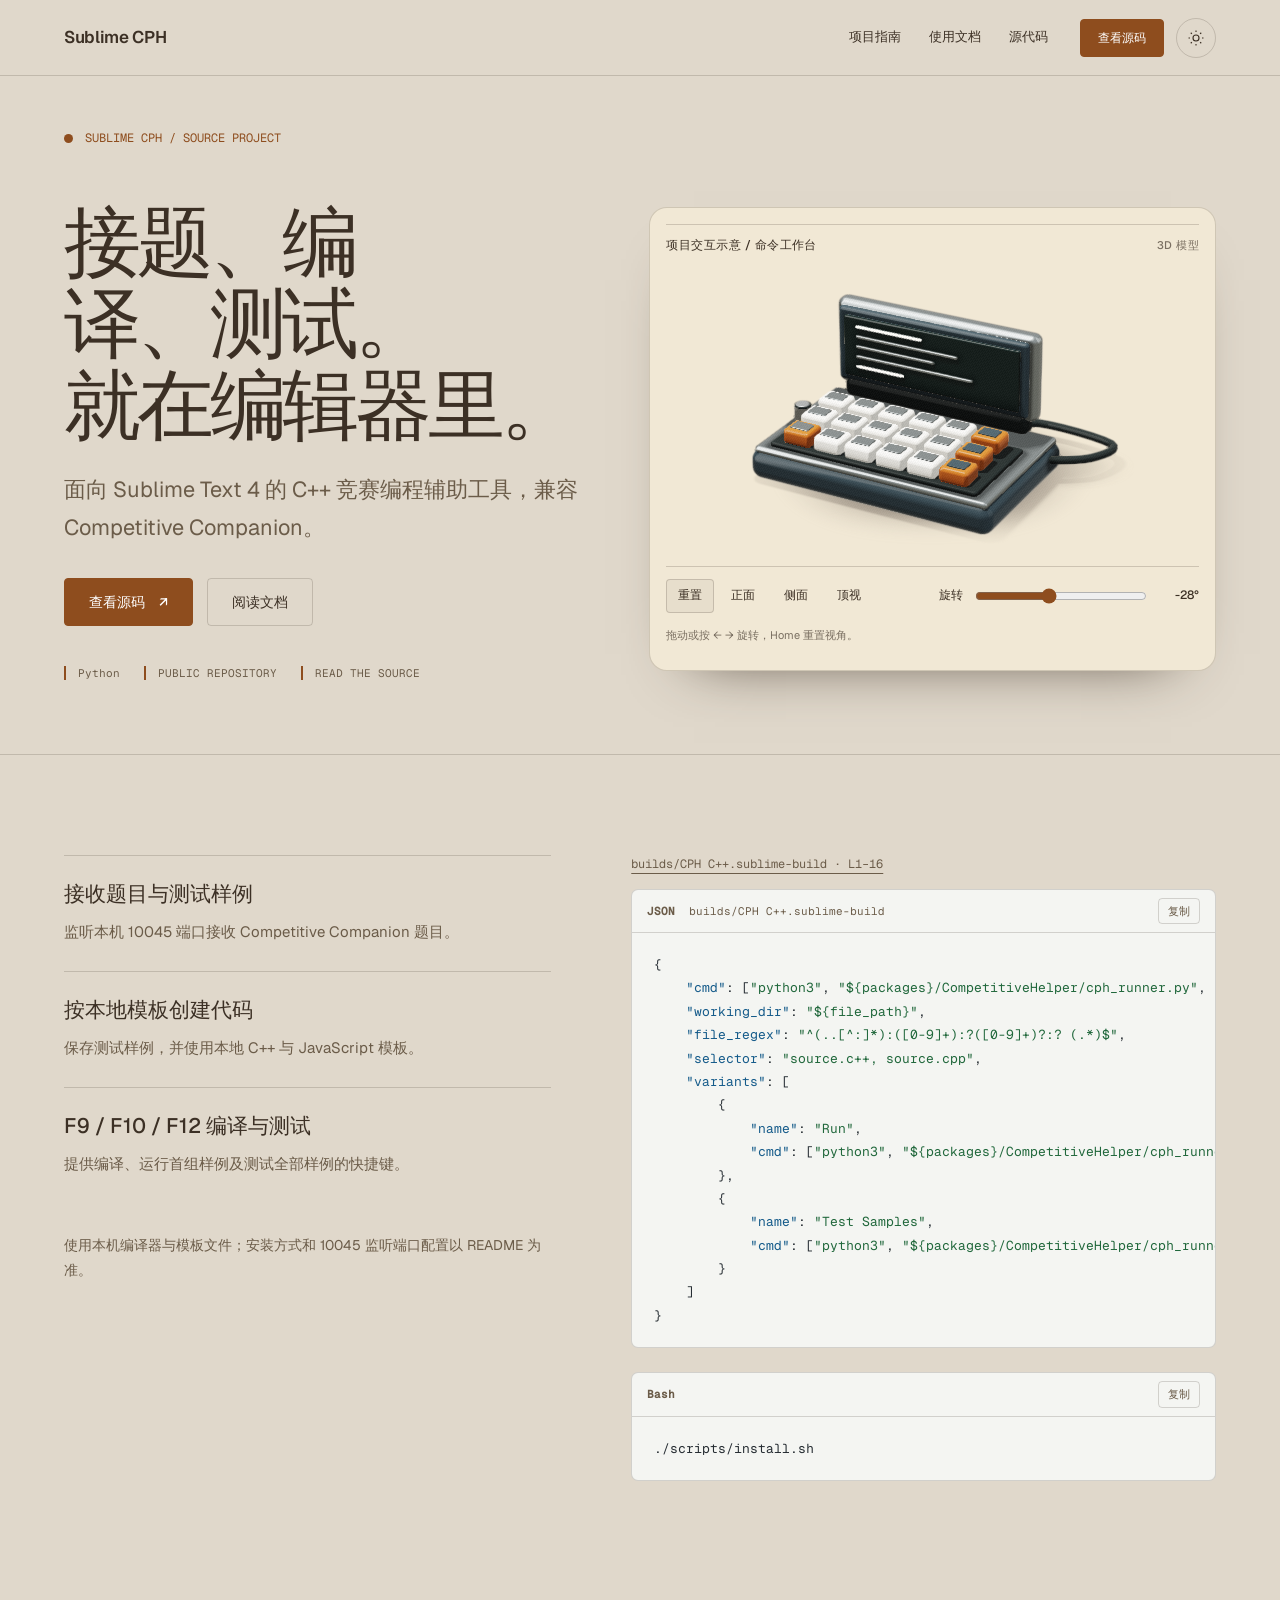
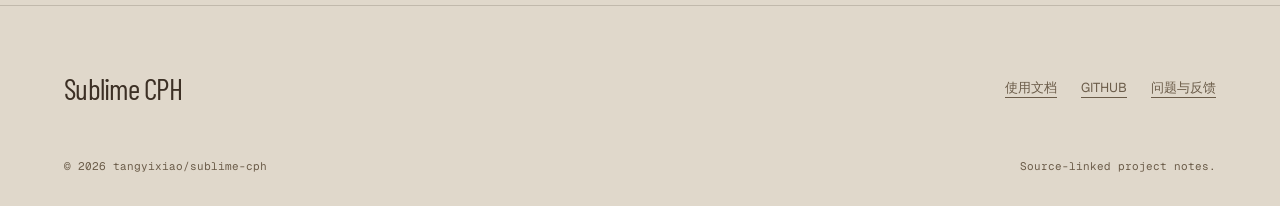
<file: index.html>
<!doctype html><html lang="zh-CN" data-project="sublime-cph" data-family="terminal"><head><meta charset="utf-8"><meta name="viewport" content="width=device-width, initial-scale=1"><meta name="description" content="面向 Sublime Text 4 的 C++ 竞赛编程辅助工具，兼容 Competitive Companion。"><meta name="color-scheme" content="light dark"><title>Sublime CPH · 接题、编译、测试。 就在编辑器里。</title><link rel="stylesheet" href="assets/fonts/fonts.css"><link rel="stylesheet" href="assets/fonts/display.css"><link rel="stylesheet" href="assets/site.css"><link rel="stylesheet" href="assets/docs-v3.css"><link rel="stylesheet" href="assets/three/view3d.css"><link rel="stylesheet" href="assets/polish.css"><style>:root{--font-body:"Geist","PingFang SC","Microsoft YaHei",sans-serif;--font-text:var(--font-body);--model-accent:var(--accent);--font-display:"Barlow Condensed","Songti SC","SimSun",serif;--font-mono:"Geist Mono","SFMono-Regular",Consolas,monospace}html[data-theme="light"]{--bg:#E0D8CB;--surface:#F1E8D5;--ink:#3C3025;--muted:#6b5c49;--accent:#8e4d1e;--accent-ink:#FFFFFF;--line:color-mix(in srgb,#3C3025 19%,transparent);color-scheme:light}html[data-theme="dark"]{--bg:#242019;--surface:#373025;--ink:#F3E7D2;--muted:#b9a589;--accent:#f1b16c;--accent-ink:#000000;--line:color-mix(in srgb,#F3E7D2 19%,transparent);color-scheme:dark}</style><script src="assets/theme.js"></script><link rel="icon" type="image/svg+xml" href="favicon.svg"></head><body><header class="nav site-nav"><div class="wrap nav-inner"><a class="skip-link" href="#top">跳到正文</a><a class="site-brand" href="index.html">Sublime CPH</a><nav class="site-links" aria-label="项目导航"><a href="project-website/site/index.html">项目指南</a><a href="docs.html">使用文档</a><a href="https://github.com/tangyixiao/sublime-cph">源代码</a></nav><div class="nav-controls"><a class="btn nav-cta" href="https://github.com/tangyixiao/sublime-cph">查看源码</a><button class="site-theme" type="button" data-theme-toggle aria-label="切换深浅色" aria-pressed="false"><svg width="18" height="18" viewBox="0 0 24 24" fill="none" stroke="currentColor" stroke-width="1.5" aria-hidden="true"><circle cx="12" cy="12" r="4"/><path d="M12 2v2m0 16v2M2 12h2m16 0h2M5 5l1.5 1.5m11 11L19 19M5 19l1.5-1.5m11-11L19 5"/></svg></button><button class="site-menu-toggle" data-menu-toggle type="button" aria-label="菜单" aria-expanded="false" aria-controls="site-drawer"><svg width="20" height="20" viewBox="0 0 20 20" fill="none" stroke="currentColor" stroke-width="1.4" aria-hidden="true"><path d="M3 6h14M3 14h14"/></svg></button></div></div><nav class="site-drawer" id="site-drawer" hidden><a href="project-website/site/index.html">项目指南</a><a href="index.html">项目首页</a><a href="docs.html">使用文档</a><a href="https://github.com/tangyixiao/sublime-cph">查看源码</a><p class="drawer-note">Sublime CPH</p></nav></header><main id="top"><article><section class="terminal-hero"><div class="wrap"><div class="terminal-label">SUBLIME CPH / SOURCE PROJECT</div><div class="terminal-grid"><div><h1 class="terminal-title">接题、编译、测试。<br>就在编辑器里。</h1><p class="lede" style="margin-top:28px">面向 Sublime Text 4 的 C++ 竞赛编程辅助工具，兼容 Competitive Companion。</p><div class="actions"><a class="btn" href="https://github.com/tangyixiao/sublime-cph">查看源码 <span aria-hidden="true">↗</span></a><a class="btn secondary" href="docs.html">阅读文档</a></div><div class="terminal-facts"><span>Python</span><span>PUBLIC REPOSITORY</span><span>READ THE SOURCE</span></div></div><div class="terminal-stage"><div class="project-3d" data-model="command" data-model-lang="zh-CN"><img src="assets/three/fallbacks/command.svg" alt="项目结构示意"></div></div></div></div></section><section class="section top-rule"><div class="wrap code-layout"><div><ul class="caps"><li><h3>接收题目与测试样例</h3><p>监听本机 10045 端口接收 Competitive Companion 题目。</p></li><li><h3>按本地模板创建代码</h3><p>保存测试样例，并使用本地 C++ 与 JavaScript 模板。</p></li><li><h3>F9 / F10 / F12 编译与测试</h3><p>提供编译、运行首组样例及测试全部样例的快捷键。</p></li></ul><p class="status-note" style="margin-top:30px">使用本机编译器与模板文件；安装方式和 10045 监听端口配置以 README 为准。</p></div><div><div class="source-area" id="source-code"><a class="source-link" href="https://github.com/tangyixiao/sublime-cph/blob/6fe502580cbfbc0ceaa8765ccc23010ea24d1a0c/builds/CPH%20C%2B%2B.sublime-build#L1-L16">builds/CPH C++.sublime-build · L1–16</a><div class="docs-code" data-code-block><div class="docs-code-toolbar"><span class="docs-code-language">JSON</span><span class="docs-code-file">builds/CPH C++.sublime-build</span><button class="docs-code-copy" type="button" data-copy-code aria-label="复制代码">复制</button><span class="docs-copy-status" role="status" aria-live="polite"></span></div><pre tabindex="0"><code class="highlight language-json" data-language="json"><span class="tok-p">{</span>
<span class="tok-w">    </span><span class="tok-nt">&quot;cmd&quot;</span><span class="tok-p">:</span><span class="tok-w"> </span><span class="tok-p">[</span><span class="tok-s2">&quot;python3&quot;</span><span class="tok-p">,</span><span class="tok-w"> </span><span class="tok-s2">&quot;${packages}/CompetitiveHelper/cph_runner.py&quot;</span><span class="tok-p">,</span><span class="tok-w"> </span><span class="tok-s2">&quot;compile&quot;</span><span class="tok-p">,</span><span class="tok-w"> </span><span class="tok-s2">&quot;${file}&quot;</span><span class="tok-p">],</span>
<span class="tok-w">    </span><span class="tok-nt">&quot;working_dir&quot;</span><span class="tok-p">:</span><span class="tok-w"> </span><span class="tok-s2">&quot;${file_path}&quot;</span><span class="tok-p">,</span>
<span class="tok-w">    </span><span class="tok-nt">&quot;file_regex&quot;</span><span class="tok-p">:</span><span class="tok-w"> </span><span class="tok-s2">&quot;^(..[^:]*):([0-9]+):?([0-9]+)?:? (.*)$&quot;</span><span class="tok-p">,</span>
<span class="tok-w">    </span><span class="tok-nt">&quot;selector&quot;</span><span class="tok-p">:</span><span class="tok-w"> </span><span class="tok-s2">&quot;source.c++, source.cpp&quot;</span><span class="tok-p">,</span>
<span class="tok-w">    </span><span class="tok-nt">&quot;variants&quot;</span><span class="tok-p">:</span><span class="tok-w"> </span><span class="tok-p">[</span>
<span class="tok-w">        </span><span class="tok-p">{</span>
<span class="tok-w">            </span><span class="tok-nt">&quot;name&quot;</span><span class="tok-p">:</span><span class="tok-w"> </span><span class="tok-s2">&quot;Run&quot;</span><span class="tok-p">,</span>
<span class="tok-w">            </span><span class="tok-nt">&quot;cmd&quot;</span><span class="tok-p">:</span><span class="tok-w"> </span><span class="tok-p">[</span><span class="tok-s2">&quot;python3&quot;</span><span class="tok-p">,</span><span class="tok-w"> </span><span class="tok-s2">&quot;${packages}/CompetitiveHelper/cph_runner.py&quot;</span><span class="tok-p">,</span><span class="tok-w"> </span><span class="tok-s2">&quot;run&quot;</span><span class="tok-p">,</span><span class="tok-w"> </span><span class="tok-s2">&quot;${file}&quot;</span><span class="tok-p">]</span>
<span class="tok-w">        </span><span class="tok-p">},</span>
<span class="tok-w">        </span><span class="tok-p">{</span>
<span class="tok-w">            </span><span class="tok-nt">&quot;name&quot;</span><span class="tok-p">:</span><span class="tok-w"> </span><span class="tok-s2">&quot;Test Samples&quot;</span><span class="tok-p">,</span>
<span class="tok-w">            </span><span class="tok-nt">&quot;cmd&quot;</span><span class="tok-p">:</span><span class="tok-w"> </span><span class="tok-p">[</span><span class="tok-s2">&quot;python3&quot;</span><span class="tok-p">,</span><span class="tok-w"> </span><span class="tok-s2">&quot;${packages}/CompetitiveHelper/cph_runner.py&quot;</span><span class="tok-p">,</span><span class="tok-w"> </span><span class="tok-s2">&quot;test&quot;</span><span class="tok-p">,</span><span class="tok-w"> </span><span class="tok-s2">&quot;${file}&quot;</span><span class="tok-p">]</span>
<span class="tok-w">        </span><span class="tok-p">}</span>
<span class="tok-w">    </span><span class="tok-p">]</span>
<span class="tok-p">}</span></code></pre></div></div><div class="docs-code" data-code-block><div class="docs-code-toolbar"><span class="docs-code-language">Bash</span><button class="docs-code-copy" type="button" data-copy-code aria-label="复制代码">复制</button><span class="docs-copy-status" role="status" aria-live="polite"></span></div><pre tabindex="0"><code class="highlight language-bash" data-language="bash">./scripts/install.sh</code></pre></div></div></div></section></article></main><footer class="site-footer"><div class="wrap"><div class="footer-top"><span class="footer-name">Sublime CPH</span><nav class="footer-links"><a href="docs.html">使用文档</a><a href="https://github.com/tangyixiao/sublime-cph">GITHUB</a><a href="https://github.com/tangyixiao/sublime-cph/issues">问题与反馈</a></nav></div><div class="footer-bottom"><span>© 2026 tangyixiao/sublime-cph</span><span>Source-linked project notes.</span></div></div></footer><script src="assets/site.js" defer></script><script src="assets/docs-v3.js" defer></script><script type="module" src="assets/three/view3d.js"></script></body></html>
</file>
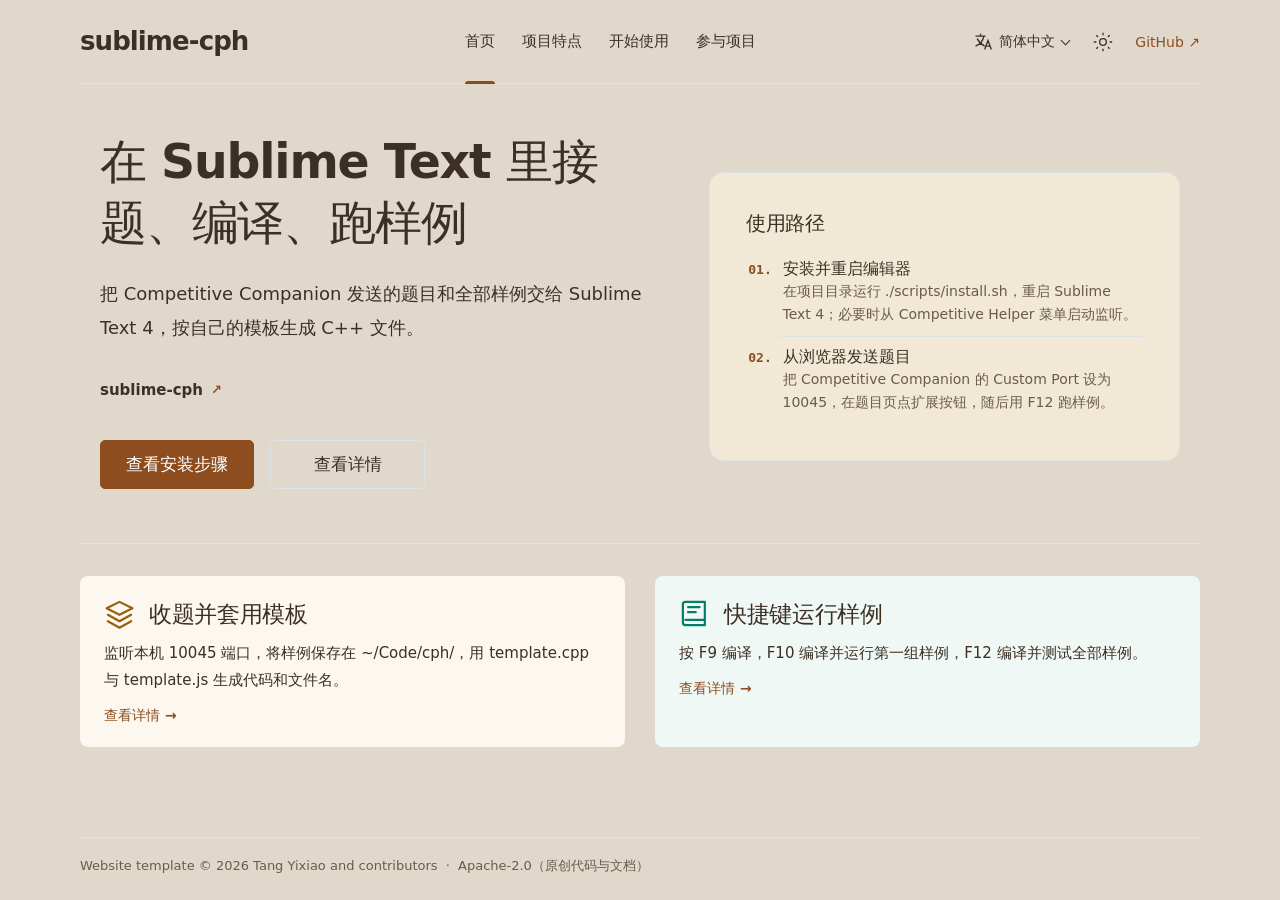
<file: project-website/site/index.html>
<!doctype html>
<html lang="zh-CN" data-locale="zh-CN" data-theme="system" data-default-theme="system" data-site-root="./">
<head>
  <meta charset="utf-8">
  <meta name="viewport" content="width=device-width, initial-scale=1">
  <meta name="generator" content="Project website template">
  <meta name="color-scheme" content="light dark">
  <meta name="description" content="把 Competitive Companion 发送的题目和全部样例交给 Sublime Text 4，按自己的模板生成 C++ 文件。">
  <meta name="theme-color" content="#ffffff" media="(prefers-color-scheme: light)">
  <meta name="theme-color" content="#18191b" media="(prefers-color-scheme: dark)">
  <title>在 Sublime Text 里接题、编译、跑样例 · sublime-cph</title>
  <link rel="alternate" hreflang="zh-CN" href="./index.html"><link rel="alternate" hreflang="en" href="./en/index.html">
  <link rel="icon" href="./favicon.svg" type="image/svg+xml">
  <script src="./theme-init.js"></script>
  <link rel="stylesheet" href="./style.css">
  <script src="./script.js" defer></script>
</head>
<body class="page-home" id="top">
  <a class="skip-link" href="#main">跳转到主要内容</a>
  <header class="site-header wrap">
    <a class="brand" href="./index.html">sublime-cph</a>
    <nav class="main-nav" id="main-nav" aria-label="主导航"><a href="./index.html" aria-current="page">首页</a><a href="./features.html">项目特点</a><a href="./download.html">开始使用</a><a href="./community.html">参与项目</a></nav>
    <div class="header-tools">
      <details class="language-picker picker">
        <summary aria-label="选择语言"><svg viewBox="0 0 24 24" fill="none" stroke="currentColor" stroke-width="1.6" aria-hidden="true"><path d="M3 5h12M9 2v3m4 0c-1 6-5 10-10 12m2-9c2 4 5 7 9 9m0 4 4-11 4 11m-6-4h4"/></svg><span class="language-current">简体中文</span></summary>
        <nav class="picker-menu" aria-label="选择语言"><a href="./index.html" lang="zh-CN" hreflang="zh-CN" aria-current="true">简体中文</a><a href="./en/index.html" lang="en" hreflang="en">English</a></nav>
      </details>
      <details class="theme-picker picker" hidden>
        <summary aria-label="选择主题"><svg class="theme-sun" viewBox="0 0 24 24" fill="none" stroke="currentColor" stroke-width="1.6" aria-hidden="true"><circle cx="12" cy="12" r="4"/><path d="M12 1v3m0 16v3M1 12h3m16 0h3M4 4l2 2m12 12 2 2M4 20l2-2M18 6l2-2"/></svg><svg class="theme-moon" viewBox="0 0 24 24" fill="none" stroke="currentColor" stroke-width="1.6" aria-hidden="true"><path d="M20.5 14A9 9 0 0 1 10 3.5 9 9 0 1 0 20.5 14Z"/></svg><span class="theme-current">跟随系统</span></summary>
        <div class="picker-menu"><button type="button" data-theme-choice="light" aria-pressed="false"><svg class="" viewBox="0 0 24 24" fill="none" stroke="currentColor" stroke-width="1.7" stroke-linecap="round" stroke-linejoin="round" aria-hidden="true"><circle cx="12" cy="12" r="4"/><path d="M12 1v3m0 16v3M1 12h3m16 0h3M4 4l2 2m12 12 2 2M4 20l2-2M18 6l2-2"/></svg><span>浅色</span></button><button type="button" data-theme-choice="dark" aria-pressed="false"><svg class="" viewBox="0 0 24 24" fill="none" stroke="currentColor" stroke-width="1.7" stroke-linecap="round" stroke-linejoin="round" aria-hidden="true"><path d="M20.5 14A9 9 0 0 1 10 3.5 9 9 0 1 0 20.5 14Z"/></svg><span>深色</span></button><button type="button" data-theme-choice="system" aria-pressed="false"><svg class="" viewBox="0 0 24 24" fill="none" stroke="currentColor" stroke-width="1.7" stroke-linecap="round" stroke-linejoin="round" aria-hidden="true"><rect x="2" y="3" width="20" height="14" rx="2"/><path d="M12 17v4m-5 0h10"/></svg><span>跟随系统</span></button></div>
      </details>
      <a class="repository-link" href="https://github.com/tangyixiao/sublime-cph">GitHub <span aria-hidden="true">↗</span></a>
      <button class="menu-toggle" type="button" aria-label="打开导航" data-open-label="打开导航" data-close-label="关闭导航" aria-expanded="false" aria-controls="main-nav" hidden><svg viewBox="0 0 24 24" fill="none" stroke="currentColor" stroke-width="1.8" aria-hidden="true"><path d="M3 6h18M3 12h18M3 18h18"/></svg></button>
    </div>
  </header>
  <main id="main" class="wrap"><section class="hero" aria-labelledby="hero-title"><div class="hero-copy"><h1 id="hero-title">在 Sublime Text 里接题、编译、跑样例</h1><div class="hero-description"><p>把 Competitive Companion 发送的题目和全部样例交给 Sublime Text 4，按自己的模板生成 C++ 文件。</p></div><nav class="platforms" aria-label="支持的平台"><a class="platform-link" href="https://tangyixiao.github.io/sublime-cph/"><span>sublime-cph</span><span class="platform-arrow" aria-hidden="true">↗</span></a></nav><div class="hero-actions"><a class="button button-primary" href="https://github.com/tangyixiao/sublime-cph/blob/main/README.md">查看安装步骤</a><a class="button button-secondary" href="./features.html">查看详情</a></div></div><figure class="product-preview"><div class="guide-card"><h2>使用路径</h2><ol><li><a href="./download.html#instructions"><strong>安装并重启编辑器</strong><span>在项目目录运行 ./scripts/install.sh，重启 Sublime Text 4；必要时从 Competitive Helper 菜单启动监听。</span></a></li><li><a href="./download.html#instructions"><strong>从浏览器发送题目</strong><span>把 Competitive Companion 的 Custom Port 设为 10045，在题目页点扩展按钮，随后用 F12 跑样例。</span></a></li></ol></div></figure></section><section class="home-features section-rule" aria-label="项目特点"><div class="feature-teasers"><article class="feature-teaser teaser-code"><header><svg class="" viewBox="0 0 24 24" fill="none" stroke="currentColor" stroke-width="1.7" stroke-linecap="round" stroke-linejoin="round" aria-hidden="true"><path d="m12 3 10 5-10 5L2 8l10-5Zm-9 10 9 5 9-5M3 18l9 5 9-5"/></svg><h2>收题并套用模板</h2></header><p>监听本机 10045 端口，将样例保存在 ~/Code/cph/，用 template.cpp 与 template.js 生成代码和文件名。</p><a class="feature-more" href="./features.html">查看详情 <span aria-hidden="true">→</span></a></article><article class="feature-teaser teaser-training"><header><svg class="" viewBox="0 0 24 24" fill="none" stroke="currentColor" stroke-width="1.7" stroke-linecap="round" stroke-linejoin="round" aria-hidden="true"><path d="M5 3h15v18H5a2 2 0 0 1-2-2V5a2 2 0 0 1 2-2Zm0 14h15M7 7h9M7 11h6"/></svg><h2>快捷键运行样例</h2></header><p>按 F9 编译，F10 编译并运行第一组样例，F12 编译并测试全部样例。</p><a class="feature-more" href="./features.html">查看详情 <span aria-hidden="true">→</span></a></article></div></section></main>
  <footer class="site-footer wrap"><p>Website template © 2026 Tang Yixiao and contributors <span aria-hidden="true">·</span> <a href="https://github.com/tangyixiao/sublime-cph/blob/main/NOTICE">Apache-2.0（原创代码与文档）</a></p></footer>
</body>
</html>
</file>
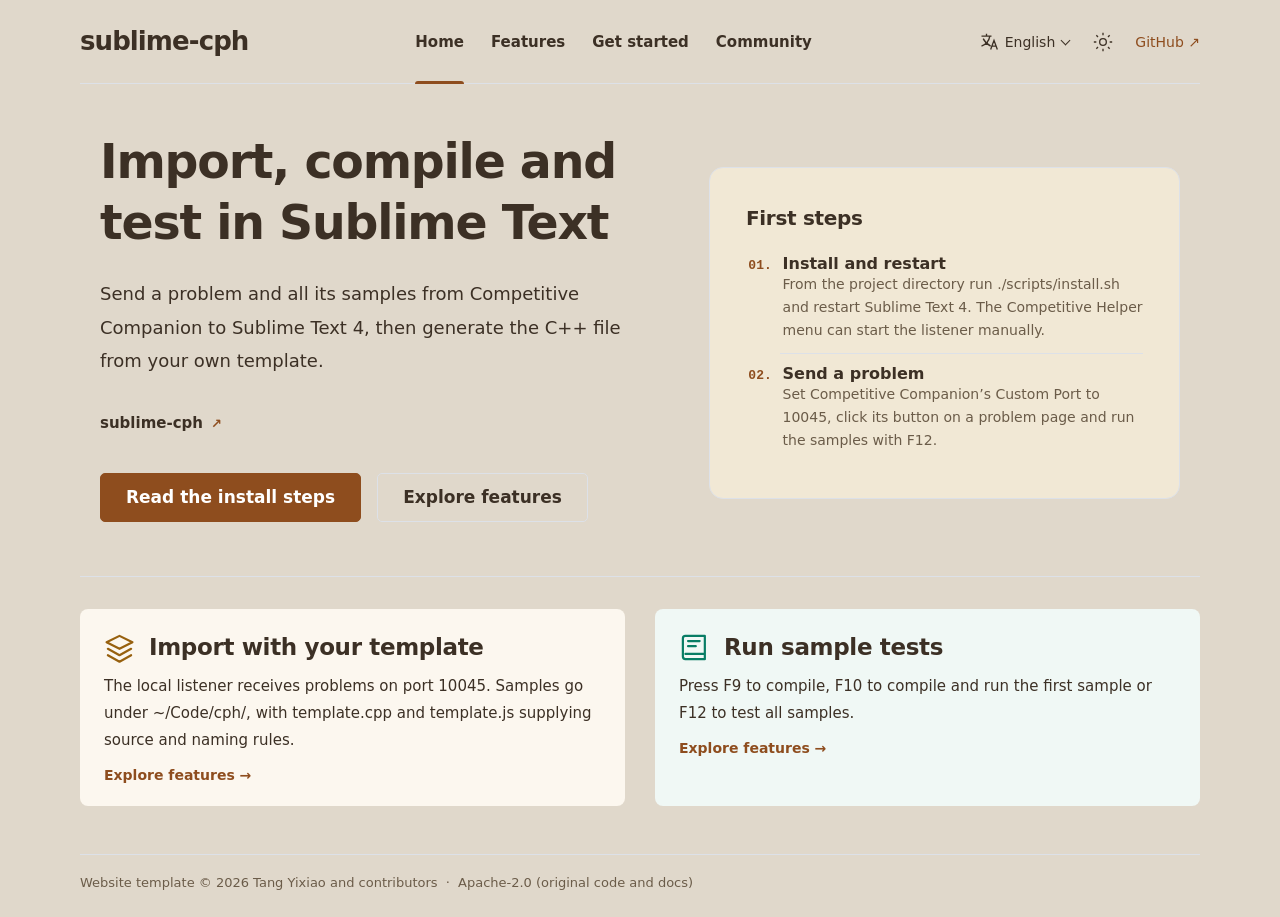
<file: project-website/site/en/index.html>
<!doctype html>
<html lang="en" data-locale="en" data-theme="system" data-default-theme="system" data-site-root="../">
<head>
  <meta charset="utf-8">
  <meta name="viewport" content="width=device-width, initial-scale=1">
  <meta name="generator" content="Project website template">
  <meta name="color-scheme" content="light dark">
  <meta name="description" content="Send a problem and all its samples from Competitive Companion to Sublime Text 4, then generate the C++ file from your own template.">
  <meta name="theme-color" content="#ffffff" media="(prefers-color-scheme: light)">
  <meta name="theme-color" content="#18191b" media="(prefers-color-scheme: dark)">
  <title>Import, compile and test in Sublime Text · sublime-cph</title>
  <link rel="alternate" hreflang="zh-CN" href="../index.html"><link rel="alternate" hreflang="en" href="../en/index.html">
  <link rel="icon" href="../favicon.svg" type="image/svg+xml">
  <script src="../theme-init.js"></script>
  <link rel="stylesheet" href="../style.css">
  <script src="../script.js" defer></script>
</head>
<body class="page-home" id="top">
  <a class="skip-link" href="#main">Skip to main content</a>
  <header class="site-header wrap">
    <a class="brand" href="./index.html">sublime-cph</a>
    <nav class="main-nav" id="main-nav" aria-label="Main navigation"><a href="./index.html" aria-current="page">Home</a><a href="./features.html">Features</a><a href="./download.html">Get started</a><a href="./community.html">Community</a></nav>
    <div class="header-tools">
      <details class="language-picker picker">
        <summary aria-label="Choose language"><svg viewBox="0 0 24 24" fill="none" stroke="currentColor" stroke-width="1.6" aria-hidden="true"><path d="M3 5h12M9 2v3m4 0c-1 6-5 10-10 12m2-9c2 4 5 7 9 9m0 4 4-11 4 11m-6-4h4"/></svg><span class="language-current">English</span></summary>
        <nav class="picker-menu" aria-label="Choose language"><a href="../index.html" lang="zh-CN" hreflang="zh-CN">简体中文</a><a href="../en/index.html" lang="en" hreflang="en" aria-current="true">English</a></nav>
      </details>
      <details class="theme-picker picker" hidden>
        <summary aria-label="Choose theme"><svg class="theme-sun" viewBox="0 0 24 24" fill="none" stroke="currentColor" stroke-width="1.6" aria-hidden="true"><circle cx="12" cy="12" r="4"/><path d="M12 1v3m0 16v3M1 12h3m16 0h3M4 4l2 2m12 12 2 2M4 20l2-2M18 6l2-2"/></svg><svg class="theme-moon" viewBox="0 0 24 24" fill="none" stroke="currentColor" stroke-width="1.6" aria-hidden="true"><path d="M20.5 14A9 9 0 0 1 10 3.5 9 9 0 1 0 20.5 14Z"/></svg><span class="theme-current">System</span></summary>
        <div class="picker-menu"><button type="button" data-theme-choice="light" aria-pressed="false"><svg class="" viewBox="0 0 24 24" fill="none" stroke="currentColor" stroke-width="1.7" stroke-linecap="round" stroke-linejoin="round" aria-hidden="true"><circle cx="12" cy="12" r="4"/><path d="M12 1v3m0 16v3M1 12h3m16 0h3M4 4l2 2m12 12 2 2M4 20l2-2M18 6l2-2"/></svg><span>Light</span></button><button type="button" data-theme-choice="dark" aria-pressed="false"><svg class="" viewBox="0 0 24 24" fill="none" stroke="currentColor" stroke-width="1.7" stroke-linecap="round" stroke-linejoin="round" aria-hidden="true"><path d="M20.5 14A9 9 0 0 1 10 3.5 9 9 0 1 0 20.5 14Z"/></svg><span>Dark</span></button><button type="button" data-theme-choice="system" aria-pressed="false"><svg class="" viewBox="0 0 24 24" fill="none" stroke="currentColor" stroke-width="1.7" stroke-linecap="round" stroke-linejoin="round" aria-hidden="true"><rect x="2" y="3" width="20" height="14" rx="2"/><path d="M12 17v4m-5 0h10"/></svg><span>System</span></button></div>
      </details>
      <a class="repository-link" href="https://github.com/tangyixiao/sublime-cph">GitHub <span aria-hidden="true">↗</span></a>
      <button class="menu-toggle" type="button" aria-label="Open navigation" data-open-label="Open navigation" data-close-label="Close navigation" aria-expanded="false" aria-controls="main-nav" hidden><svg viewBox="0 0 24 24" fill="none" stroke="currentColor" stroke-width="1.8" aria-hidden="true"><path d="M3 6h18M3 12h18M3 18h18"/></svg></button>
    </div>
  </header>
  <main id="main" class="wrap"><section class="hero" aria-labelledby="hero-title"><div class="hero-copy"><h1 id="hero-title">Import, compile and test in Sublime Text</h1><div class="hero-description"><p>Send a problem and all its samples from Competitive Companion to Sublime Text 4, then generate the C++ file from your own template.</p></div><nav class="platforms" aria-label="Supported platforms"><a class="platform-link" href="https://tangyixiao.github.io/sublime-cph/"><span>sublime-cph</span><span class="platform-arrow" aria-hidden="true">↗</span></a></nav><div class="hero-actions"><a class="button button-primary" href="https://github.com/tangyixiao/sublime-cph/blob/main/README.md">Read the install steps</a><a class="button button-secondary" href="./features.html">Explore features</a></div></div><figure class="product-preview"><div class="guide-card"><h2>First steps</h2><ol><li><a href="./download.html#instructions"><strong>Install and restart</strong><span>From the project directory run ./scripts/install.sh and restart Sublime Text 4. The Competitive Helper menu can start the listener manually.</span></a></li><li><a href="./download.html#instructions"><strong>Send a problem</strong><span>Set Competitive Companion’s Custom Port to 10045, click its button on a problem page and run the samples with F12.</span></a></li></ol></div></figure></section><section class="home-features section-rule" aria-label="Features"><div class="feature-teasers"><article class="feature-teaser teaser-code"><header><svg class="" viewBox="0 0 24 24" fill="none" stroke="currentColor" stroke-width="1.7" stroke-linecap="round" stroke-linejoin="round" aria-hidden="true"><path d="m12 3 10 5-10 5L2 8l10-5Zm-9 10 9 5 9-5M3 18l9 5 9-5"/></svg><h2>Import with your template</h2></header><p>The local listener receives problems on port 10045. Samples go under ~/Code/cph/, with template.cpp and template.js supplying source and naming rules.</p><a class="feature-more" href="./features.html">Explore features <span aria-hidden="true">→</span></a></article><article class="feature-teaser teaser-training"><header><svg class="" viewBox="0 0 24 24" fill="none" stroke="currentColor" stroke-width="1.7" stroke-linecap="round" stroke-linejoin="round" aria-hidden="true"><path d="M5 3h15v18H5a2 2 0 0 1-2-2V5a2 2 0 0 1 2-2Zm0 14h15M7 7h9M7 11h6"/></svg><h2>Run sample tests</h2></header><p>Press F9 to compile, F10 to compile and run the first sample or F12 to test all samples.</p><a class="feature-more" href="./features.html">Explore features <span aria-hidden="true">→</span></a></article></div></section></main>
  <footer class="site-footer wrap"><p>Website template © 2026 Tang Yixiao and contributors <span aria-hidden="true">·</span> <a href="https://github.com/tangyixiao/sublime-cph/blob/main/NOTICE">Apache-2.0 (original code and docs)</a></p></footer>
</body>
</html>
</file>
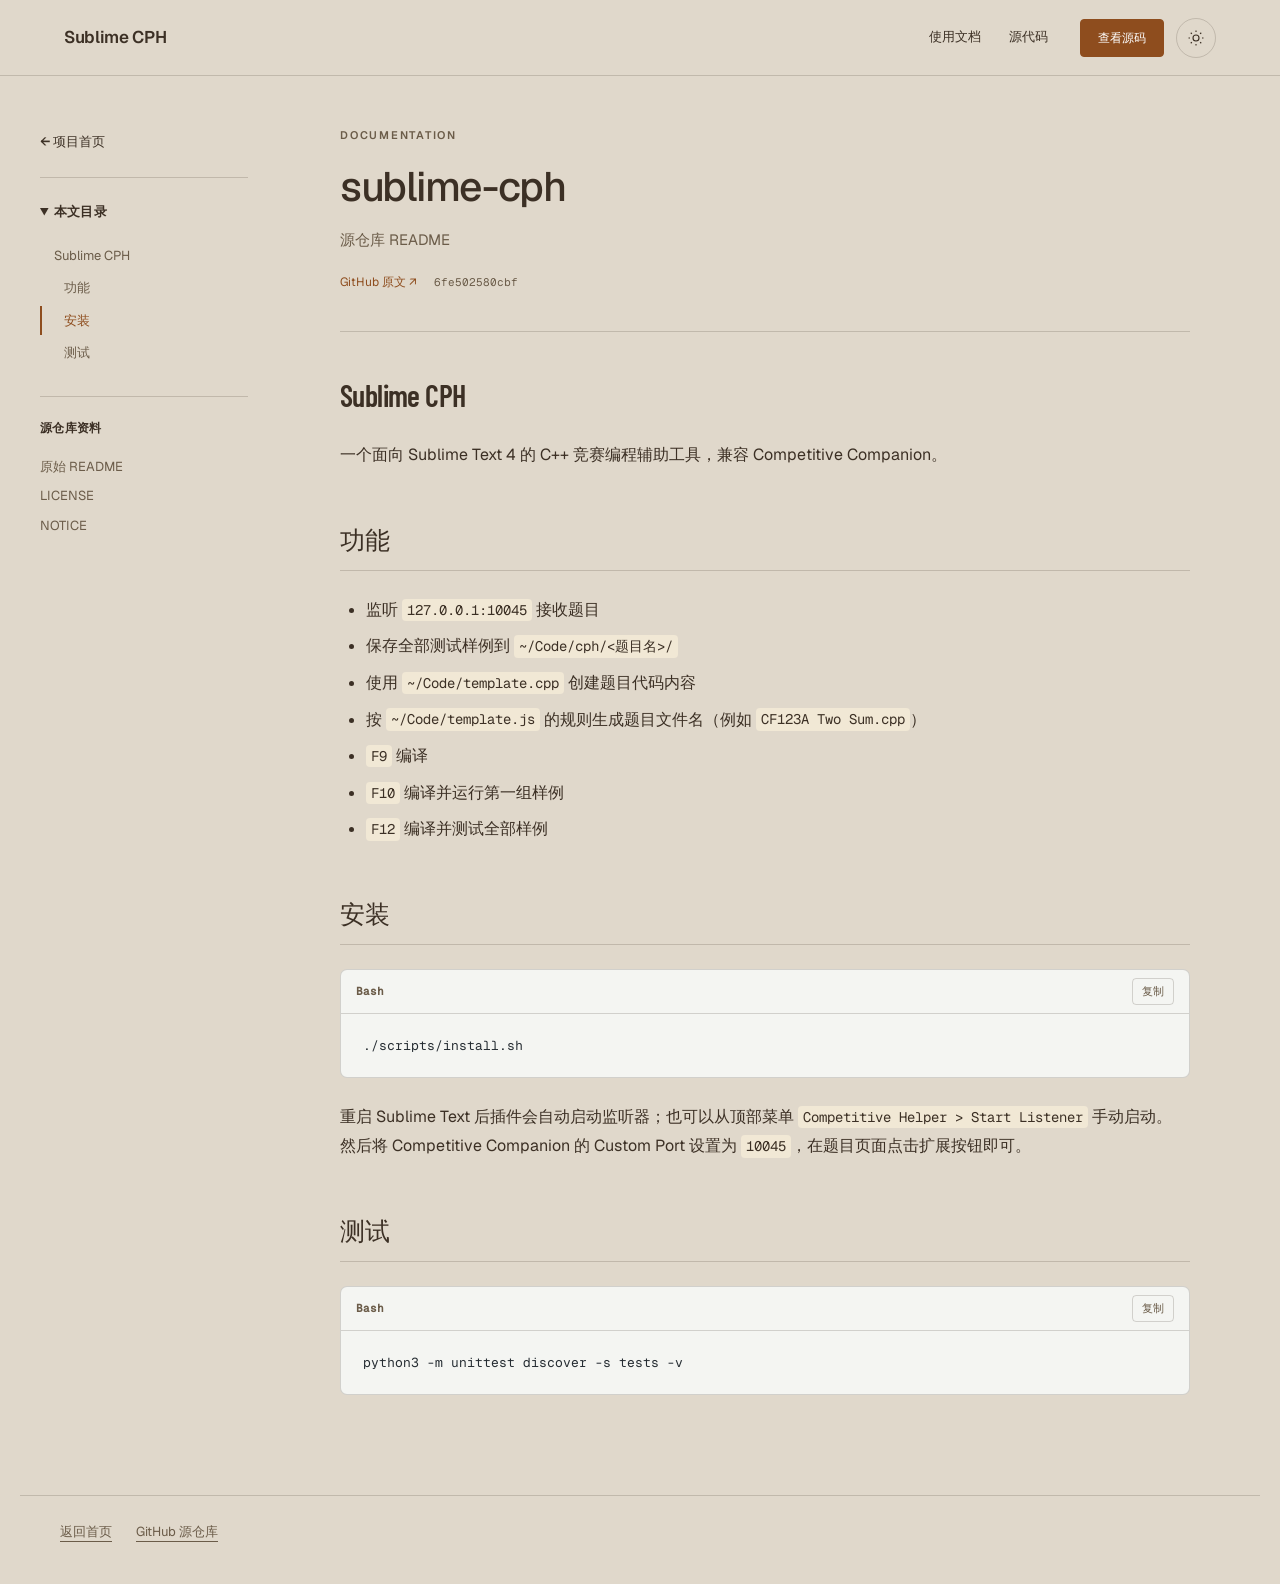
<file: docs.html>
<!doctype html><html lang="zh-CN" data-docs="v3" data-project="sublime-cph"><head>
<meta charset="utf-8"><meta name="viewport" content="width=device-width,initial-scale=1">
<title>sublime-cph · 文档</title><link rel="stylesheet" href="assets/fonts/fonts.css"><link rel="stylesheet" href="assets/fonts/display.css"><link rel="stylesheet" href="assets/site.css"><link rel="stylesheet" href="assets/docs-v3.css"><link rel="stylesheet" href="assets/three/view3d.css"><link rel="stylesheet" href="assets/polish.css"><style>:root{--font-body:"Geist","PingFang SC","Microsoft YaHei",sans-serif;--font-text:var(--font-body);--model-accent:var(--accent);--font-display:"Barlow Condensed","Songti SC","SimSun",serif;--font-mono:"Geist Mono","SFMono-Regular",Consolas,monospace}html[data-theme="light"]{--bg:#E0D8CB;--surface:#F1E8D5;--ink:#3C3025;--muted:#6b5c49;--accent:#8e4d1e;--accent-ink:#FFFFFF;--line:color-mix(in srgb,#3C3025 19%,transparent);color-scheme:light}html[data-theme="dark"]{--bg:#242019;--surface:#373025;--ink:#F3E7D2;--muted:#b9a589;--accent:#f1b16c;--accent-ink:#000000;--line:color-mix(in srgb,#F3E7D2 19%,transparent);color-scheme:dark}</style><script src="assets/theme.js"></script><link rel="stylesheet" href="assets/docs-v3.css"></head>
<body class="docs-page"><header class="nav site-nav"><div class="wrap nav-inner"><a class="skip-link" href="#docs-content">跳到正文</a><a class="site-brand" href="index.html">Sublime CPH</a><nav class="site-links" aria-label="项目导航"><a href="docs.html">使用文档</a><a href="https://github.com/tangyixiao/sublime-cph">源代码</a></nav><div class="nav-controls"><a class="btn nav-cta" href="https://github.com/tangyixiao/sublime-cph">查看源码</a><button class="site-theme" type="button" data-theme-toggle aria-label="切换深浅色" aria-pressed="false"><svg width="18" height="18" viewBox="0 0 24 24" fill="none" stroke="currentColor" stroke-width="1.5" aria-hidden="true"><circle cx="12" cy="12" r="4"/><path d="M12 2v2m0 16v2M2 12h2m16 0h2M5 5l1.5 1.5m11 11L19 19M5 19l1.5-1.5m11-11L19 5"/></svg></button><button class="site-menu-toggle" data-menu-toggle type="button" aria-label="菜单" aria-expanded="false" aria-controls="site-drawer"><svg width="20" height="20" viewBox="0 0 20 20" fill="none" stroke="currentColor" stroke-width="1.4" aria-hidden="true"><path d="M3 6h14M3 14h14"/></svg></button></div></div><nav class="site-drawer" id="site-drawer" hidden><a href="index.html">项目首页</a><a href="docs.html">使用文档</a><a href="https://github.com/tangyixiao/sublime-cph">查看源码</a><p class="drawer-note">Sublime CPH</p></nav></header><div class="docs-shell" id="top">
<aside class="docs-sidebar"><a class="docs-back" href="index.html">← 项目首页</a>
<details class="docs-toc" open><summary>本文目录</summary><nav aria-label="文档目录"><ol><li class="docs-level-1"><a href="#sublime-cph">Sublime CPH</a></li><li class="docs-level-2"><a href="#功能">功能</a></li><li class="docs-level-2"><a href="#安装">安装</a></li><li class="docs-level-2"><a href="#测试">测试</a></li></ol></nav></details>
<div class="docs-resources"><h2>源仓库资料</h2><ul><li><a href="https://github.com/tangyixiao/sublime-cph/blob/6fe502580cbfbc0ceaa8765ccc23010ea24d1a0c/README.md">原始 README</a></li><li><a href="https://github.com/tangyixiao/sublime-cph/blob/6fe502580cbfbc0ceaa8765ccc23010ea24d1a0c/LICENSE">LICENSE</a></li><li><a href="https://github.com/tangyixiao/sublime-cph/blob/6fe502580cbfbc0ceaa8765ccc23010ea24d1a0c/NOTICE">NOTICE</a></li></ul></div></aside>
<main class="docs-main"><header class="docs-intro"><p class="docs-eyebrow">DOCUMENTATION</p>
<h1>sublime-cph</h1><p>源仓库 README</p><div class="docs-source"><a href="https://github.com/tangyixiao/sublime-cph/blob/6fe502580cbfbc0ceaa8765ccc23010ea24d1a0c/README.md">GitHub 原文 ↗</a><code>6fe502580cbf</code></div></header>
<article class="docs-markdown" id="docs-content" tabindex="-1"><h1 id="sublime-cph">Sublime CPH<a class="docs-heading-anchor" href="#sublime-cph" aria-label="此标题的固定链接">#</a></h1>
<p>一个面向 Sublime Text 4 的 C++ 竞赛编程辅助工具，兼容 Competitive Companion。</p>
<h2 id="功能">功能<a class="docs-heading-anchor" href="#功能" aria-label="此标题的固定链接">#</a></h2>
<ul>
<li>监听 <code>127.0.0.1:10045</code> 接收题目</li>
<li>保存全部测试样例到 <code>~/Code/cph/&lt;题目名&gt;/</code></li>
<li>使用 <code>~/Code/template.cpp</code> 创建题目代码内容</li>
<li>按 <code>~/Code/template.js</code> 的规则生成题目文件名（例如 <code>CF123A Two Sum.cpp</code>）</li>
<li><code>F9</code> 编译</li>
<li><code>F10</code> 编译并运行第一组样例</li>
<li><code>F12</code> 编译并测试全部样例</li>
</ul>
<h2 id="安装">安装<a class="docs-heading-anchor" href="#安装" aria-label="此标题的固定链接">#</a></h2>
<div class="docs-code" data-code-block><div class="docs-code-toolbar"><span class="docs-code-language">Bash</span><button class="docs-code-copy" type="button" data-copy-code aria-label="复制代码">复制</button><span class="docs-copy-status" role="status" aria-live="polite"></span></div><pre tabindex="0"><code class="highlight language-bash" data-language="bash">./scripts/install.sh
</code></pre></div><p>重启 Sublime Text 后插件会自动启动监听器；也可以从顶部菜单 <code>Competitive Helper &gt; Start Listener</code> 手动启动。
然后将 Competitive Companion 的 Custom Port 设置为 <code>10045</code>，在题目页面点击扩展按钮即可。</p>
<h2 id="测试">测试<a class="docs-heading-anchor" href="#测试" aria-label="此标题的固定链接">#</a></h2>
<div class="docs-code" data-code-block><div class="docs-code-toolbar"><span class="docs-code-language">Bash</span><button class="docs-code-copy" type="button" data-copy-code aria-label="复制代码">复制</button><span class="docs-copy-status" role="status" aria-live="polite"></span></div><pre tabindex="0"><code class="highlight language-bash" data-language="bash">python3<span class="tok-w"> </span>-m<span class="tok-w"> </span>unittest<span class="tok-w"> </span>discover<span class="tok-w"> </span>-s<span class="tok-w"> </span>tests<span class="tok-w"> </span>-v
</code></pre></div></article>
</main></div><footer class="docs-footer"><a href="index.html">返回首页</a><a href="https://github.com/tangyixiao/sublime-cph">GitHub 源仓库</a></footer><script src="assets/docs-v3.js" defer></script><script src="assets/site.js" defer></script></body></html>
</file>
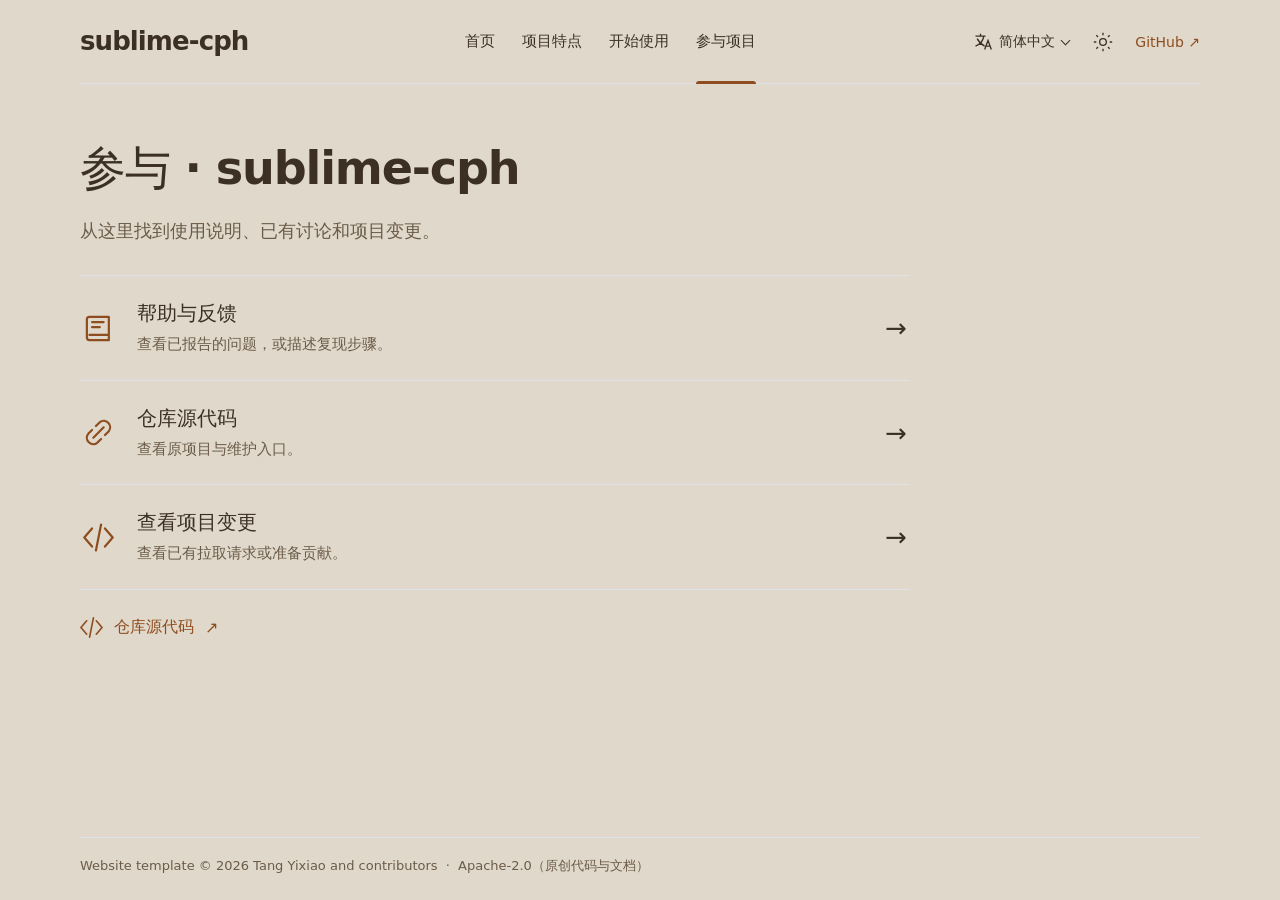
<file: project-website/site/community.html>
<!doctype html>
<html lang="zh-CN" data-locale="zh-CN" data-theme="system" data-default-theme="system" data-site-root="./">
<head>
  <meta charset="utf-8">
  <meta name="viewport" content="width=device-width, initial-scale=1">
  <meta name="generator" content="Project website template">
  <meta name="color-scheme" content="light dark">
  <meta name="description" content="从这里找到使用说明、已有讨论和项目变更。">
  <meta name="theme-color" content="#ffffff" media="(prefers-color-scheme: light)">
  <meta name="theme-color" content="#18191b" media="(prefers-color-scheme: dark)">
  <title>参与项目 · sublime-cph</title>
  <link rel="alternate" hreflang="zh-CN" href="./community.html"><link rel="alternate" hreflang="en" href="./en/community.html">
  <link rel="icon" href="./favicon.svg" type="image/svg+xml">
  <script src="./theme-init.js"></script>
  <link rel="stylesheet" href="./style.css">
  <script src="./script.js" defer></script>
</head>
<body class="page-community" id="top">
  <a class="skip-link" href="#main">跳转到主要内容</a>
  <header class="site-header wrap">
    <a class="brand" href="./index.html">sublime-cph</a>
    <nav class="main-nav" id="main-nav" aria-label="主导航"><a href="./index.html">首页</a><a href="./features.html">项目特点</a><a href="./download.html">开始使用</a><a href="./community.html" aria-current="page">参与项目</a></nav>
    <div class="header-tools">
      <details class="language-picker picker">
        <summary aria-label="选择语言"><svg viewBox="0 0 24 24" fill="none" stroke="currentColor" stroke-width="1.6" aria-hidden="true"><path d="M3 5h12M9 2v3m4 0c-1 6-5 10-10 12m2-9c2 4 5 7 9 9m0 4 4-11 4 11m-6-4h4"/></svg><span class="language-current">简体中文</span></summary>
        <nav class="picker-menu" aria-label="选择语言"><a href="./community.html" lang="zh-CN" hreflang="zh-CN" aria-current="true">简体中文</a><a href="./en/community.html" lang="en" hreflang="en">English</a></nav>
      </details>
      <details class="theme-picker picker" hidden>
        <summary aria-label="选择主题"><svg class="theme-sun" viewBox="0 0 24 24" fill="none" stroke="currentColor" stroke-width="1.6" aria-hidden="true"><circle cx="12" cy="12" r="4"/><path d="M12 1v3m0 16v3M1 12h3m16 0h3M4 4l2 2m12 12 2 2M4 20l2-2M18 6l2-2"/></svg><svg class="theme-moon" viewBox="0 0 24 24" fill="none" stroke="currentColor" stroke-width="1.6" aria-hidden="true"><path d="M20.5 14A9 9 0 0 1 10 3.5 9 9 0 1 0 20.5 14Z"/></svg><span class="theme-current">跟随系统</span></summary>
        <div class="picker-menu"><button type="button" data-theme-choice="light" aria-pressed="false"><svg class="" viewBox="0 0 24 24" fill="none" stroke="currentColor" stroke-width="1.7" stroke-linecap="round" stroke-linejoin="round" aria-hidden="true"><circle cx="12" cy="12" r="4"/><path d="M12 1v3m0 16v3M1 12h3m16 0h3M4 4l2 2m12 12 2 2M4 20l2-2M18 6l2-2"/></svg><span>浅色</span></button><button type="button" data-theme-choice="dark" aria-pressed="false"><svg class="" viewBox="0 0 24 24" fill="none" stroke="currentColor" stroke-width="1.7" stroke-linecap="round" stroke-linejoin="round" aria-hidden="true"><path d="M20.5 14A9 9 0 0 1 10 3.5 9 9 0 1 0 20.5 14Z"/></svg><span>深色</span></button><button type="button" data-theme-choice="system" aria-pressed="false"><svg class="" viewBox="0 0 24 24" fill="none" stroke="currentColor" stroke-width="1.7" stroke-linecap="round" stroke-linejoin="round" aria-hidden="true"><rect x="2" y="3" width="20" height="14" rx="2"/><path d="M12 17v4m-5 0h10"/></svg><span>跟随系统</span></button></div>
      </details>
      <a class="repository-link" href="https://github.com/tangyixiao/sublime-cph">GitHub <span aria-hidden="true">↗</span></a>
      <button class="menu-toggle" type="button" aria-label="打开导航" data-open-label="打开导航" data-close-label="关闭导航" aria-expanded="false" aria-controls="main-nav" hidden><svg viewBox="0 0 24 24" fill="none" stroke="currentColor" stroke-width="1.8" aria-hidden="true"><path d="M3 6h18M3 12h18M3 18h18"/></svg></button>
    </div>
  </header>
  <main id="main" class="wrap"><header class="page-heading"><h1>参与 · sublime-cph</h1><p>从这里找到使用说明、已有讨论和项目变更。</p></header><div class="community-rows"><a class="community-row" href="https://github.com/tangyixiao/sublime-cph/issues"><svg class="" viewBox="0 0 24 24" fill="none" stroke="currentColor" stroke-width="1.7" stroke-linecap="round" stroke-linejoin="round" aria-hidden="true"><path d="M5 3h15v18H5a2 2 0 0 1-2-2V5a2 2 0 0 1 2-2Zm0 14h15M7 7h9M7 11h6"/></svg><span class="row-copy"><strong>帮助与反馈</strong><span>查看已报告的问题，或描述复现步骤。</span></span><span class="arrow" aria-hidden="true">→</span></a><a class="community-row" href="https://github.com/tangyixiao/sublime-cph"><svg class="" viewBox="0 0 24 24" fill="none" stroke="currentColor" stroke-width="1.7" stroke-linecap="round" stroke-linejoin="round" aria-hidden="true"><path d="m10 7 3-3a5 5 0 0 1 7 7l-3 3M14 17l-3 3a5 5 0 0 1-7-7l3-3m1 6 8-8"/></svg><span class="row-copy"><strong>仓库源代码</strong><span>查看原项目与维护入口。</span></span><span class="arrow" aria-hidden="true">→</span></a><a class="community-row" href="https://github.com/tangyixiao/sublime-cph/pulls"><svg class="" viewBox="0 0 24 24" fill="none" stroke="currentColor" stroke-width="1.7" stroke-linecap="round" stroke-linejoin="round" aria-hidden="true"><path d="m7 5-6 7 6 7M17 5l6 7-6 7M14 2l-4 20"/></svg><span class="row-copy"><strong>查看项目变更</strong><span>查看已有拉取请求或准备贡献。</span></span><span class="arrow" aria-hidden="true">→</span></a></div><a class="source-link" href="https://github.com/tangyixiao/sublime-cph"><svg class="" viewBox="0 0 24 24" fill="none" stroke="currentColor" stroke-width="1.7" stroke-linecap="round" stroke-linejoin="round" aria-hidden="true"><path d="m7 5-6 7 6 7M17 5l6 7-6 7M14 2l-4 20"/></svg>仓库源代码 <span aria-hidden="true">↗</span></a></main>
  <footer class="site-footer wrap"><p>Website template © 2026 Tang Yixiao and contributors <span aria-hidden="true">·</span> <a href="https://github.com/tangyixiao/sublime-cph/blob/main/NOTICE">Apache-2.0（原创代码与文档）</a></p></footer>
</body>
</html>
</file>
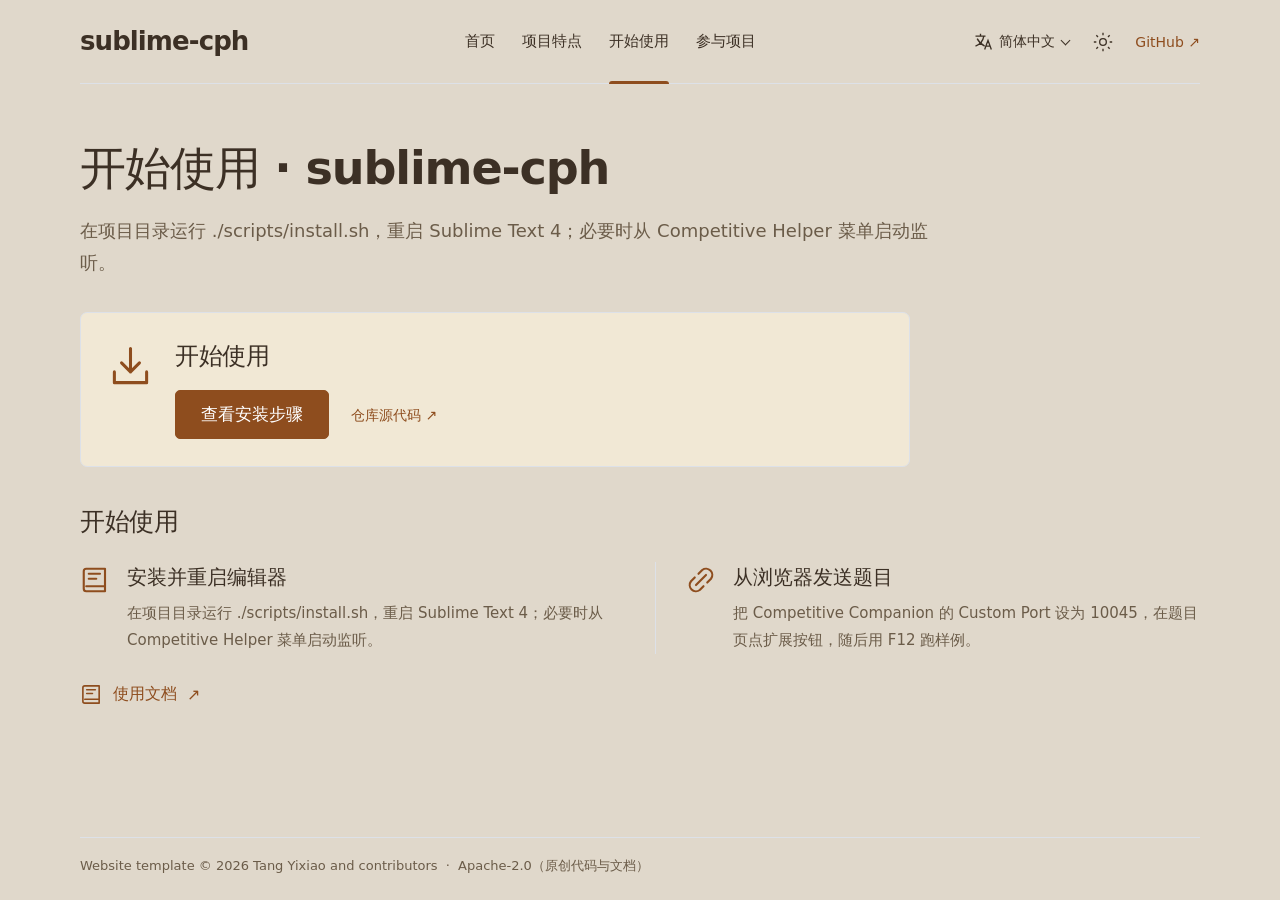
<file: project-website/site/download.html>
<!doctype html>
<html lang="zh-CN" data-locale="zh-CN" data-theme="system" data-default-theme="system" data-site-root="./">
<head>
  <meta charset="utf-8">
  <meta name="viewport" content="width=device-width, initial-scale=1">
  <meta name="generator" content="Project website template">
  <meta name="color-scheme" content="light dark">
  <meta name="description" content="在项目目录运行 ./scripts/install.sh，重启 Sublime Text 4；必要时从 Competitive Helper 菜单启动监听。">
  <meta name="theme-color" content="#ffffff" media="(prefers-color-scheme: light)">
  <meta name="theme-color" content="#18191b" media="(prefers-color-scheme: dark)">
  <title>开始使用 · sublime-cph</title>
  <link rel="alternate" hreflang="zh-CN" href="./download.html"><link rel="alternate" hreflang="en" href="./en/download.html">
  <link rel="icon" href="./favicon.svg" type="image/svg+xml">
  <script src="./theme-init.js"></script>
  <link rel="stylesheet" href="./style.css">
  <script src="./script.js" defer></script>
</head>
<body class="page-download" id="top">
  <a class="skip-link" href="#main">跳转到主要内容</a>
  <header class="site-header wrap">
    <a class="brand" href="./index.html">sublime-cph</a>
    <nav class="main-nav" id="main-nav" aria-label="主导航"><a href="./index.html">首页</a><a href="./features.html">项目特点</a><a href="./download.html" aria-current="page">开始使用</a><a href="./community.html">参与项目</a></nav>
    <div class="header-tools">
      <details class="language-picker picker">
        <summary aria-label="选择语言"><svg viewBox="0 0 24 24" fill="none" stroke="currentColor" stroke-width="1.6" aria-hidden="true"><path d="M3 5h12M9 2v3m4 0c-1 6-5 10-10 12m2-9c2 4 5 7 9 9m0 4 4-11 4 11m-6-4h4"/></svg><span class="language-current">简体中文</span></summary>
        <nav class="picker-menu" aria-label="选择语言"><a href="./download.html" lang="zh-CN" hreflang="zh-CN" aria-current="true">简体中文</a><a href="./en/download.html" lang="en" hreflang="en">English</a></nav>
      </details>
      <details class="theme-picker picker" hidden>
        <summary aria-label="选择主题"><svg class="theme-sun" viewBox="0 0 24 24" fill="none" stroke="currentColor" stroke-width="1.6" aria-hidden="true"><circle cx="12" cy="12" r="4"/><path d="M12 1v3m0 16v3M1 12h3m16 0h3M4 4l2 2m12 12 2 2M4 20l2-2M18 6l2-2"/></svg><svg class="theme-moon" viewBox="0 0 24 24" fill="none" stroke="currentColor" stroke-width="1.6" aria-hidden="true"><path d="M20.5 14A9 9 0 0 1 10 3.5 9 9 0 1 0 20.5 14Z"/></svg><span class="theme-current">跟随系统</span></summary>
        <div class="picker-menu"><button type="button" data-theme-choice="light" aria-pressed="false"><svg class="" viewBox="0 0 24 24" fill="none" stroke="currentColor" stroke-width="1.7" stroke-linecap="round" stroke-linejoin="round" aria-hidden="true"><circle cx="12" cy="12" r="4"/><path d="M12 1v3m0 16v3M1 12h3m16 0h3M4 4l2 2m12 12 2 2M4 20l2-2M18 6l2-2"/></svg><span>浅色</span></button><button type="button" data-theme-choice="dark" aria-pressed="false"><svg class="" viewBox="0 0 24 24" fill="none" stroke="currentColor" stroke-width="1.7" stroke-linecap="round" stroke-linejoin="round" aria-hidden="true"><path d="M20.5 14A9 9 0 0 1 10 3.5 9 9 0 1 0 20.5 14Z"/></svg><span>深色</span></button><button type="button" data-theme-choice="system" aria-pressed="false"><svg class="" viewBox="0 0 24 24" fill="none" stroke="currentColor" stroke-width="1.7" stroke-linecap="round" stroke-linejoin="round" aria-hidden="true"><rect x="2" y="3" width="20" height="14" rx="2"/><path d="M12 17v4m-5 0h10"/></svg><span>跟随系统</span></button></div>
      </details>
      <a class="repository-link" href="https://github.com/tangyixiao/sublime-cph">GitHub <span aria-hidden="true">↗</span></a>
      <button class="menu-toggle" type="button" aria-label="打开导航" data-open-label="打开导航" data-close-label="关闭导航" aria-expanded="false" aria-controls="main-nav" hidden><svg viewBox="0 0 24 24" fill="none" stroke="currentColor" stroke-width="1.8" aria-hidden="true"><path d="M3 6h18M3 12h18M3 18h18"/></svg></button>
    </div>
  </header>
  <main id="main" class="wrap"><header class="page-heading"><h1>开始使用 · sublime-cph</h1><p>在项目目录运行 ./scripts/install.sh，重启 Sublime Text 4；必要时从 Competitive Helper 菜单启动监听。</p></header><section class="download-panel" aria-labelledby="download-version"><svg class="" viewBox="0 0 24 24" fill="none" stroke="currentColor" stroke-width="1.7" stroke-linecap="round" stroke-linejoin="round" aria-hidden="true"><path d="M12 2v13m-5-5 5 5 5-5M3 15v6h18v-6"/></svg><div><h2 id="download-version">开始使用</h2><div class="download-actions"><a class="button button-primary" href="https://github.com/tangyixiao/sublime-cph/blob/main/README.md">查看安装步骤</a><a class="release-link" href="https://github.com/tangyixiao/sublime-cph">仓库源代码 <span aria-hidden="true">↗</span></a></div></div></section><section class="getting-started" id="instructions"><h2>开始使用</h2><div class="start-steps"><a class="start-step" href="https://github.com/tangyixiao/sublime-cph/blob/main/README.md"><span class="step-icon"><svg class="" viewBox="0 0 24 24" fill="none" stroke="currentColor" stroke-width="1.7" stroke-linecap="round" stroke-linejoin="round" aria-hidden="true"><path d="M5 3h15v18H5a2 2 0 0 1-2-2V5a2 2 0 0 1 2-2Zm0 14h15M7 7h9M7 11h6"/></svg></span><span><strong>安装并重启编辑器</strong><span>在项目目录运行 ./scripts/install.sh，重启 Sublime Text 4；必要时从 Competitive Helper 菜单启动监听。</span></span></a><a class="start-step" href="https://github.com/tangyixiao/sublime-cph/blob/main/README.md"><span class="step-icon"><svg class="" viewBox="0 0 24 24" fill="none" stroke="currentColor" stroke-width="1.7" stroke-linecap="round" stroke-linejoin="round" aria-hidden="true"><path d="m10 7 3-3a5 5 0 0 1 7 7l-3 3M14 17l-3 3a5 5 0 0 1-7-7l3-3m1 6 8-8"/></svg></span><span><strong>从浏览器发送题目</strong><span>把 Competitive Companion 的 Custom Port 设为 10045，在题目页点扩展按钮，随后用 F12 跑样例。</span></span></a></div></section><a class="docs-link" href="https://github.com/tangyixiao/sublime-cph/blob/main/README.md"><svg class="" viewBox="0 0 24 24" fill="none" stroke="currentColor" stroke-width="1.7" stroke-linecap="round" stroke-linejoin="round" aria-hidden="true"><path d="M5 3h15v18H5a2 2 0 0 1-2-2V5a2 2 0 0 1 2-2Zm0 14h15M7 7h9M7 11h6"/></svg>使用文档 <span aria-hidden="true">↗</span></a></main>
  <footer class="site-footer wrap"><p>Website template © 2026 Tang Yixiao and contributors <span aria-hidden="true">·</span> <a href="https://github.com/tangyixiao/sublime-cph/blob/main/NOTICE">Apache-2.0（原创代码与文档）</a></p></footer>
</body>
</html>
</file>
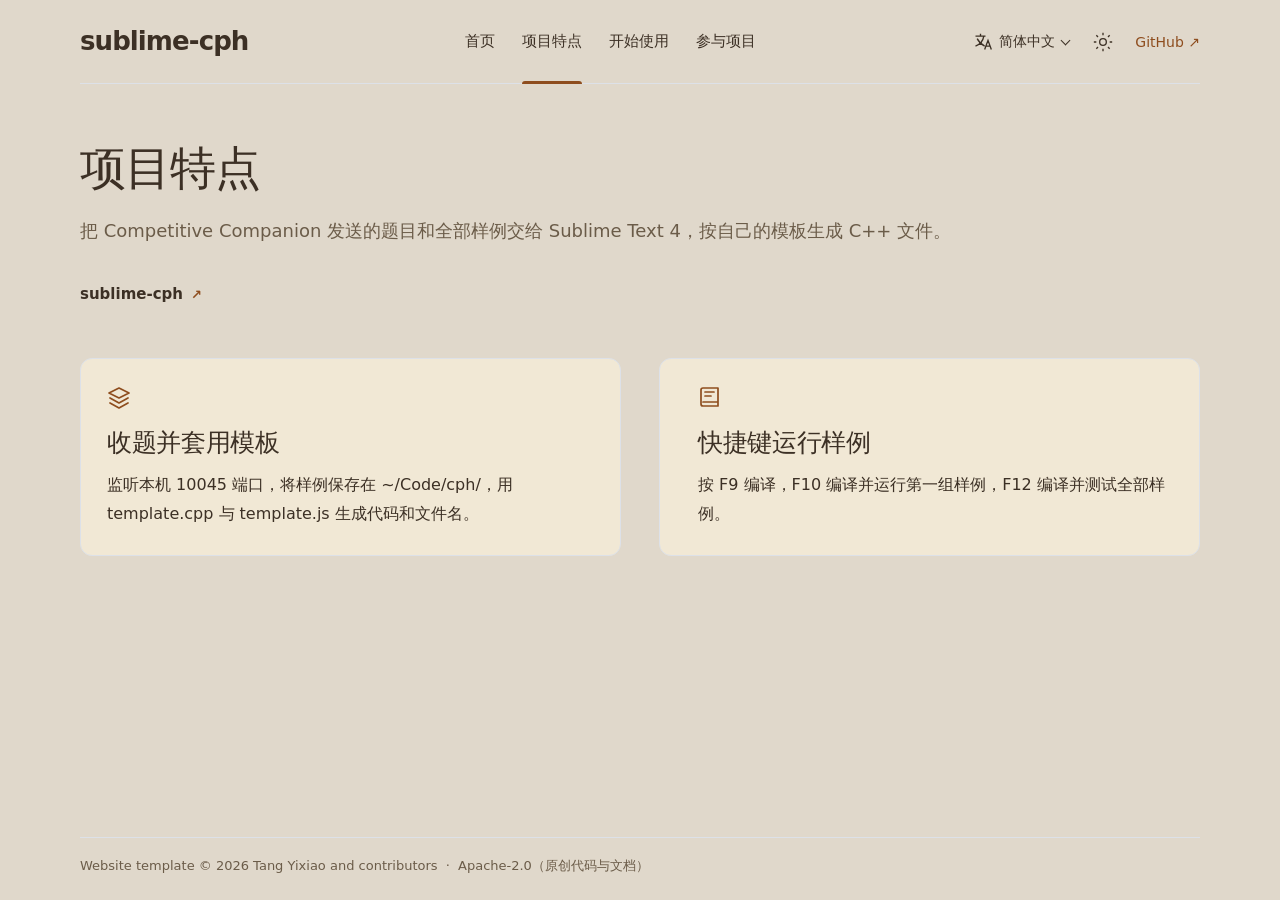
<file: project-website/site/features.html>
<!doctype html>
<html lang="zh-CN" data-locale="zh-CN" data-theme="system" data-default-theme="system" data-site-root="./">
<head>
  <meta charset="utf-8">
  <meta name="viewport" content="width=device-width, initial-scale=1">
  <meta name="generator" content="Project website template">
  <meta name="color-scheme" content="light dark">
  <meta name="description" content="把 Competitive Companion 发送的题目和全部样例交给 Sublime Text 4，按自己的模板生成 C++ 文件。">
  <meta name="theme-color" content="#ffffff" media="(prefers-color-scheme: light)">
  <meta name="theme-color" content="#18191b" media="(prefers-color-scheme: dark)">
  <title>项目特点 · sublime-cph</title>
  <link rel="alternate" hreflang="zh-CN" href="./features.html"><link rel="alternate" hreflang="en" href="./en/features.html">
  <link rel="icon" href="./favicon.svg" type="image/svg+xml">
  <script src="./theme-init.js"></script>
  <link rel="stylesheet" href="./style.css">
  <script src="./script.js" defer></script>
</head>
<body class="page-features" id="top">
  <a class="skip-link" href="#main">跳转到主要内容</a>
  <header class="site-header wrap">
    <a class="brand" href="./index.html">sublime-cph</a>
    <nav class="main-nav" id="main-nav" aria-label="主导航"><a href="./index.html">首页</a><a href="./features.html" aria-current="page">项目特点</a><a href="./download.html">开始使用</a><a href="./community.html">参与项目</a></nav>
    <div class="header-tools">
      <details class="language-picker picker">
        <summary aria-label="选择语言"><svg viewBox="0 0 24 24" fill="none" stroke="currentColor" stroke-width="1.6" aria-hidden="true"><path d="M3 5h12M9 2v3m4 0c-1 6-5 10-10 12m2-9c2 4 5 7 9 9m0 4 4-11 4 11m-6-4h4"/></svg><span class="language-current">简体中文</span></summary>
        <nav class="picker-menu" aria-label="选择语言"><a href="./features.html" lang="zh-CN" hreflang="zh-CN" aria-current="true">简体中文</a><a href="./en/features.html" lang="en" hreflang="en">English</a></nav>
      </details>
      <details class="theme-picker picker" hidden>
        <summary aria-label="选择主题"><svg class="theme-sun" viewBox="0 0 24 24" fill="none" stroke="currentColor" stroke-width="1.6" aria-hidden="true"><circle cx="12" cy="12" r="4"/><path d="M12 1v3m0 16v3M1 12h3m16 0h3M4 4l2 2m12 12 2 2M4 20l2-2M18 6l2-2"/></svg><svg class="theme-moon" viewBox="0 0 24 24" fill="none" stroke="currentColor" stroke-width="1.6" aria-hidden="true"><path d="M20.5 14A9 9 0 0 1 10 3.5 9 9 0 1 0 20.5 14Z"/></svg><span class="theme-current">跟随系统</span></summary>
        <div class="picker-menu"><button type="button" data-theme-choice="light" aria-pressed="false"><svg class="" viewBox="0 0 24 24" fill="none" stroke="currentColor" stroke-width="1.7" stroke-linecap="round" stroke-linejoin="round" aria-hidden="true"><circle cx="12" cy="12" r="4"/><path d="M12 1v3m0 16v3M1 12h3m16 0h3M4 4l2 2m12 12 2 2M4 20l2-2M18 6l2-2"/></svg><span>浅色</span></button><button type="button" data-theme-choice="dark" aria-pressed="false"><svg class="" viewBox="0 0 24 24" fill="none" stroke="currentColor" stroke-width="1.7" stroke-linecap="round" stroke-linejoin="round" aria-hidden="true"><path d="M20.5 14A9 9 0 0 1 10 3.5 9 9 0 1 0 20.5 14Z"/></svg><span>深色</span></button><button type="button" data-theme-choice="system" aria-pressed="false"><svg class="" viewBox="0 0 24 24" fill="none" stroke="currentColor" stroke-width="1.7" stroke-linecap="round" stroke-linejoin="round" aria-hidden="true"><rect x="2" y="3" width="20" height="14" rx="2"/><path d="M12 17v4m-5 0h10"/></svg><span>跟随系统</span></button></div>
      </details>
      <a class="repository-link" href="https://github.com/tangyixiao/sublime-cph">GitHub <span aria-hidden="true">↗</span></a>
      <button class="menu-toggle" type="button" aria-label="打开导航" data-open-label="打开导航" data-close-label="关闭导航" aria-expanded="false" aria-controls="main-nav" hidden><svg viewBox="0 0 24 24" fill="none" stroke="currentColor" stroke-width="1.8" aria-hidden="true"><path d="M3 6h18M3 12h18M3 18h18"/></svg></button>
    </div>
  </header>
  <main id="main" class="wrap"><header class="page-heading"><h1>项目特点</h1><p>把 Competitive Companion 发送的题目和全部样例交给 Sublime Text 4，按自己的模板生成 C++ 文件。</p></header><nav class="platforms" aria-label="支持的平台"><a class="platform-link" href="https://tangyixiao.github.io/sublime-cph/"><span>sublime-cph</span><span class="platform-arrow" aria-hidden="true">↗</span></a></nav><div class="feature-groups"><article class="feature guide-feature"><svg class="" viewBox="0 0 24 24" fill="none" stroke="currentColor" stroke-width="1.7" stroke-linecap="round" stroke-linejoin="round" aria-hidden="true"><path d="m12 3 10 5-10 5L2 8l10-5Zm-9 10 9 5 9-5M3 18l9 5 9-5"/></svg><div class="feature-copy"><h2>收题并套用模板</h2><p>监听本机 10045 端口，将样例保存在 ~/Code/cph/，用 template.cpp 与 template.js 生成代码和文件名。</p></div></article><article class="feature guide-feature"><svg class="" viewBox="0 0 24 24" fill="none" stroke="currentColor" stroke-width="1.7" stroke-linecap="round" stroke-linejoin="round" aria-hidden="true"><path d="M5 3h15v18H5a2 2 0 0 1-2-2V5a2 2 0 0 1 2-2Zm0 14h15M7 7h9M7 11h6"/></svg><div class="feature-copy"><h2>快捷键运行样例</h2><p>按 F9 编译，F10 编译并运行第一组样例，F12 编译并测试全部样例。</p></div></article></div></main>
  <footer class="site-footer wrap"><p>Website template © 2026 Tang Yixiao and contributors <span aria-hidden="true">·</span> <a href="https://github.com/tangyixiao/sublime-cph/blob/main/NOTICE">Apache-2.0（原创代码与文档）</a></p></footer>
</body>
</html>
</file>
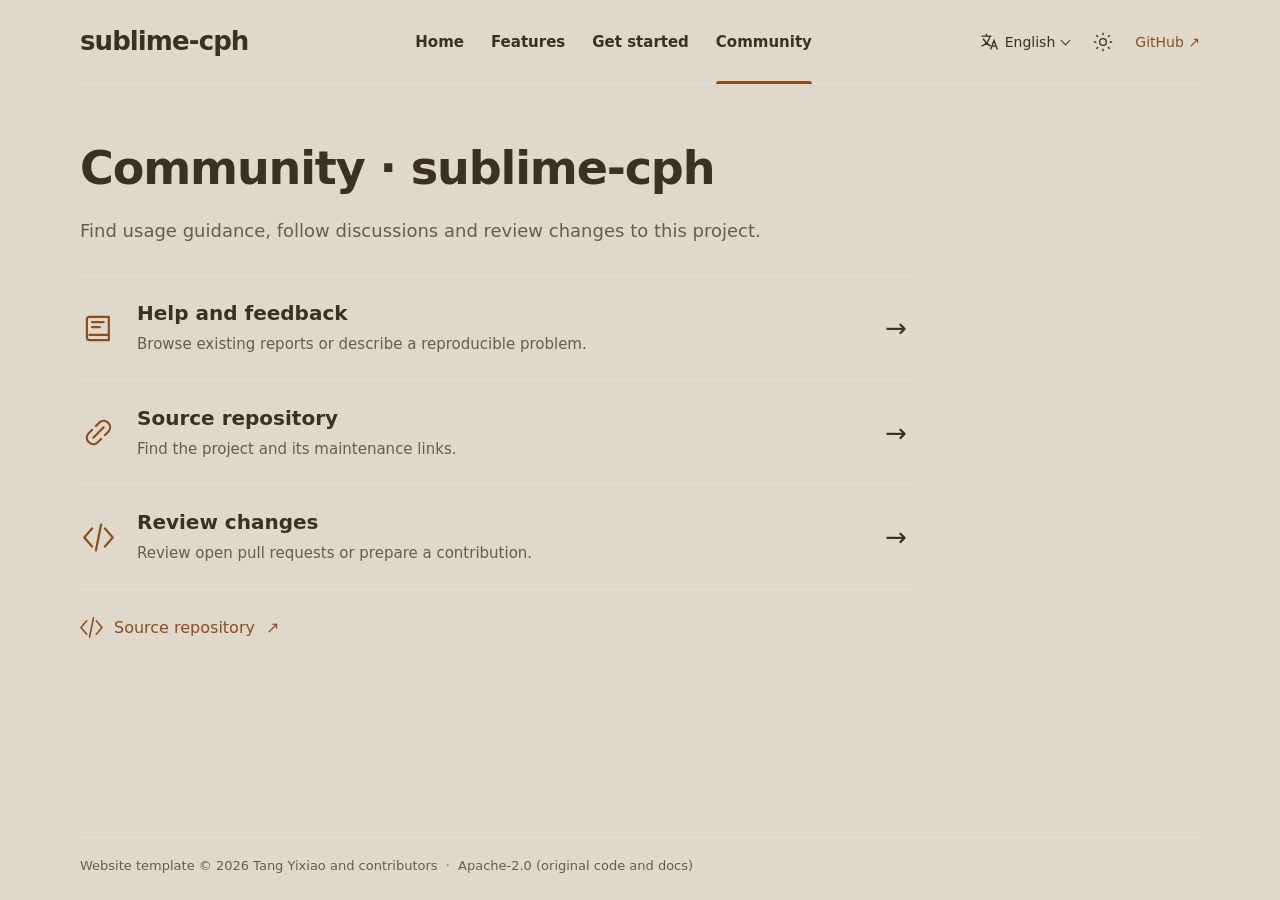
<file: project-website/site/en/community.html>
<!doctype html>
<html lang="en" data-locale="en" data-theme="system" data-default-theme="system" data-site-root="../">
<head>
  <meta charset="utf-8">
  <meta name="viewport" content="width=device-width, initial-scale=1">
  <meta name="generator" content="Project website template">
  <meta name="color-scheme" content="light dark">
  <meta name="description" content="Find usage guidance, follow discussions and review changes to this project.">
  <meta name="theme-color" content="#ffffff" media="(prefers-color-scheme: light)">
  <meta name="theme-color" content="#18191b" media="(prefers-color-scheme: dark)">
  <title>Community · sublime-cph</title>
  <link rel="alternate" hreflang="zh-CN" href="../community.html"><link rel="alternate" hreflang="en" href="../en/community.html">
  <link rel="icon" href="../favicon.svg" type="image/svg+xml">
  <script src="../theme-init.js"></script>
  <link rel="stylesheet" href="../style.css">
  <script src="../script.js" defer></script>
</head>
<body class="page-community" id="top">
  <a class="skip-link" href="#main">Skip to main content</a>
  <header class="site-header wrap">
    <a class="brand" href="./index.html">sublime-cph</a>
    <nav class="main-nav" id="main-nav" aria-label="Main navigation"><a href="./index.html">Home</a><a href="./features.html">Features</a><a href="./download.html">Get started</a><a href="./community.html" aria-current="page">Community</a></nav>
    <div class="header-tools">
      <details class="language-picker picker">
        <summary aria-label="Choose language"><svg viewBox="0 0 24 24" fill="none" stroke="currentColor" stroke-width="1.6" aria-hidden="true"><path d="M3 5h12M9 2v3m4 0c-1 6-5 10-10 12m2-9c2 4 5 7 9 9m0 4 4-11 4 11m-6-4h4"/></svg><span class="language-current">English</span></summary>
        <nav class="picker-menu" aria-label="Choose language"><a href="../community.html" lang="zh-CN" hreflang="zh-CN">简体中文</a><a href="../en/community.html" lang="en" hreflang="en" aria-current="true">English</a></nav>
      </details>
      <details class="theme-picker picker" hidden>
        <summary aria-label="Choose theme"><svg class="theme-sun" viewBox="0 0 24 24" fill="none" stroke="currentColor" stroke-width="1.6" aria-hidden="true"><circle cx="12" cy="12" r="4"/><path d="M12 1v3m0 16v3M1 12h3m16 0h3M4 4l2 2m12 12 2 2M4 20l2-2M18 6l2-2"/></svg><svg class="theme-moon" viewBox="0 0 24 24" fill="none" stroke="currentColor" stroke-width="1.6" aria-hidden="true"><path d="M20.5 14A9 9 0 0 1 10 3.5 9 9 0 1 0 20.5 14Z"/></svg><span class="theme-current">System</span></summary>
        <div class="picker-menu"><button type="button" data-theme-choice="light" aria-pressed="false"><svg class="" viewBox="0 0 24 24" fill="none" stroke="currentColor" stroke-width="1.7" stroke-linecap="round" stroke-linejoin="round" aria-hidden="true"><circle cx="12" cy="12" r="4"/><path d="M12 1v3m0 16v3M1 12h3m16 0h3M4 4l2 2m12 12 2 2M4 20l2-2M18 6l2-2"/></svg><span>Light</span></button><button type="button" data-theme-choice="dark" aria-pressed="false"><svg class="" viewBox="0 0 24 24" fill="none" stroke="currentColor" stroke-width="1.7" stroke-linecap="round" stroke-linejoin="round" aria-hidden="true"><path d="M20.5 14A9 9 0 0 1 10 3.5 9 9 0 1 0 20.5 14Z"/></svg><span>Dark</span></button><button type="button" data-theme-choice="system" aria-pressed="false"><svg class="" viewBox="0 0 24 24" fill="none" stroke="currentColor" stroke-width="1.7" stroke-linecap="round" stroke-linejoin="round" aria-hidden="true"><rect x="2" y="3" width="20" height="14" rx="2"/><path d="M12 17v4m-5 0h10"/></svg><span>System</span></button></div>
      </details>
      <a class="repository-link" href="https://github.com/tangyixiao/sublime-cph">GitHub <span aria-hidden="true">↗</span></a>
      <button class="menu-toggle" type="button" aria-label="Open navigation" data-open-label="Open navigation" data-close-label="Close navigation" aria-expanded="false" aria-controls="main-nav" hidden><svg viewBox="0 0 24 24" fill="none" stroke="currentColor" stroke-width="1.8" aria-hidden="true"><path d="M3 6h18M3 12h18M3 18h18"/></svg></button>
    </div>
  </header>
  <main id="main" class="wrap"><header class="page-heading"><h1>Community · sublime-cph</h1><p>Find usage guidance, follow discussions and review changes to this project.</p></header><div class="community-rows"><a class="community-row" href="https://github.com/tangyixiao/sublime-cph/issues"><svg class="" viewBox="0 0 24 24" fill="none" stroke="currentColor" stroke-width="1.7" stroke-linecap="round" stroke-linejoin="round" aria-hidden="true"><path d="M5 3h15v18H5a2 2 0 0 1-2-2V5a2 2 0 0 1 2-2Zm0 14h15M7 7h9M7 11h6"/></svg><span class="row-copy"><strong>Help and feedback</strong><span>Browse existing reports or describe a reproducible problem.</span></span><span class="arrow" aria-hidden="true">→</span></a><a class="community-row" href="https://github.com/tangyixiao/sublime-cph"><svg class="" viewBox="0 0 24 24" fill="none" stroke="currentColor" stroke-width="1.7" stroke-linecap="round" stroke-linejoin="round" aria-hidden="true"><path d="m10 7 3-3a5 5 0 0 1 7 7l-3 3M14 17l-3 3a5 5 0 0 1-7-7l3-3m1 6 8-8"/></svg><span class="row-copy"><strong>Source repository</strong><span>Find the project and its maintenance links.</span></span><span class="arrow" aria-hidden="true">→</span></a><a class="community-row" href="https://github.com/tangyixiao/sublime-cph/pulls"><svg class="" viewBox="0 0 24 24" fill="none" stroke="currentColor" stroke-width="1.7" stroke-linecap="round" stroke-linejoin="round" aria-hidden="true"><path d="m7 5-6 7 6 7M17 5l6 7-6 7M14 2l-4 20"/></svg><span class="row-copy"><strong>Review changes</strong><span>Review open pull requests or prepare a contribution.</span></span><span class="arrow" aria-hidden="true">→</span></a></div><a class="source-link" href="https://github.com/tangyixiao/sublime-cph"><svg class="" viewBox="0 0 24 24" fill="none" stroke="currentColor" stroke-width="1.7" stroke-linecap="round" stroke-linejoin="round" aria-hidden="true"><path d="m7 5-6 7 6 7M17 5l6 7-6 7M14 2l-4 20"/></svg>Source repository <span aria-hidden="true">↗</span></a></main>
  <footer class="site-footer wrap"><p>Website template © 2026 Tang Yixiao and contributors <span aria-hidden="true">·</span> <a href="https://github.com/tangyixiao/sublime-cph/blob/main/NOTICE">Apache-2.0 (original code and docs)</a></p></footer>
</body>
</html>
</file>
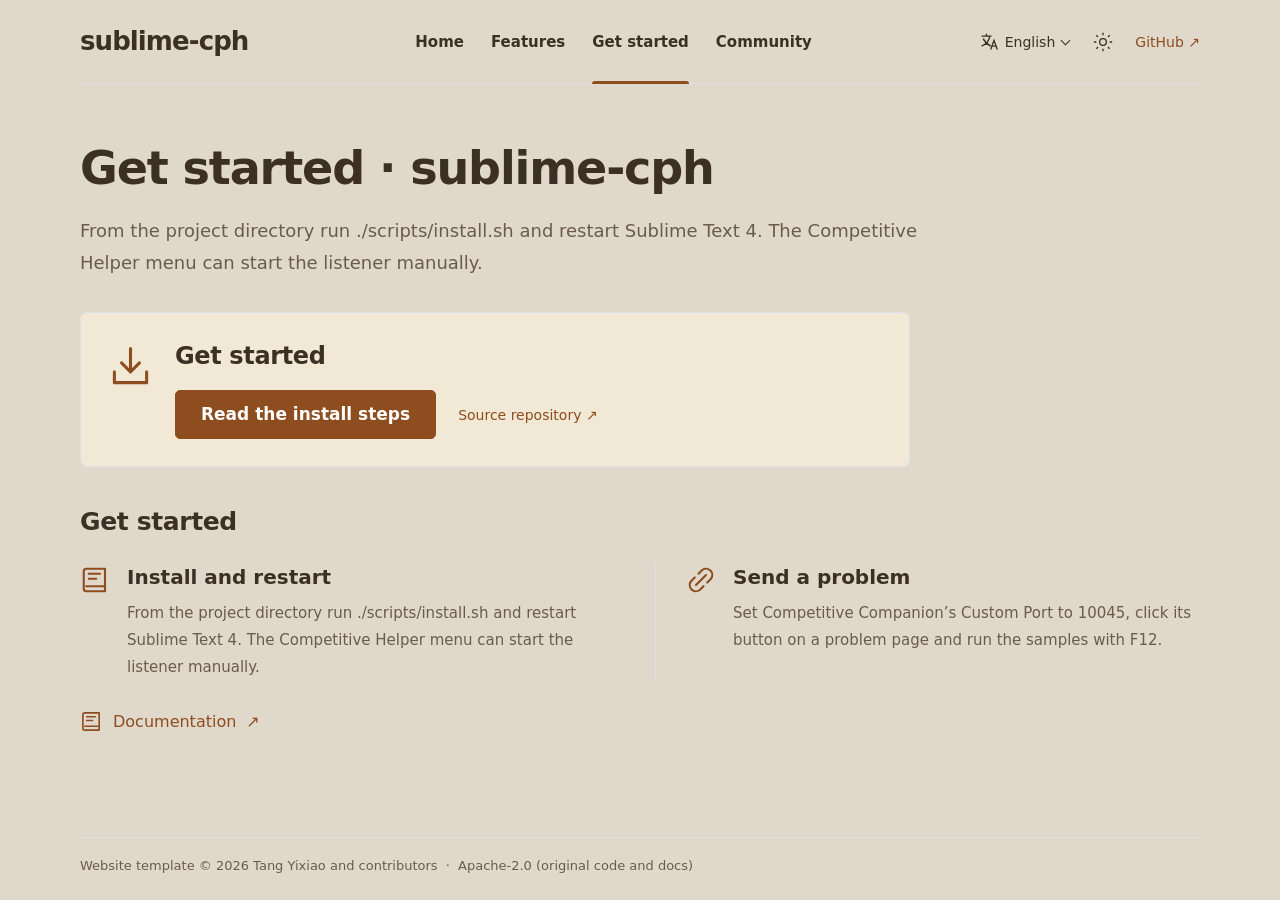
<file: project-website/site/en/download.html>
<!doctype html>
<html lang="en" data-locale="en" data-theme="system" data-default-theme="system" data-site-root="../">
<head>
  <meta charset="utf-8">
  <meta name="viewport" content="width=device-width, initial-scale=1">
  <meta name="generator" content="Project website template">
  <meta name="color-scheme" content="light dark">
  <meta name="description" content="From the project directory run ./scripts/install.sh and restart Sublime Text 4. The Competitive Helper menu can start the listener manually.">
  <meta name="theme-color" content="#ffffff" media="(prefers-color-scheme: light)">
  <meta name="theme-color" content="#18191b" media="(prefers-color-scheme: dark)">
  <title>Get started · sublime-cph</title>
  <link rel="alternate" hreflang="zh-CN" href="../download.html"><link rel="alternate" hreflang="en" href="../en/download.html">
  <link rel="icon" href="../favicon.svg" type="image/svg+xml">
  <script src="../theme-init.js"></script>
  <link rel="stylesheet" href="../style.css">
  <script src="../script.js" defer></script>
</head>
<body class="page-download" id="top">
  <a class="skip-link" href="#main">Skip to main content</a>
  <header class="site-header wrap">
    <a class="brand" href="./index.html">sublime-cph</a>
    <nav class="main-nav" id="main-nav" aria-label="Main navigation"><a href="./index.html">Home</a><a href="./features.html">Features</a><a href="./download.html" aria-current="page">Get started</a><a href="./community.html">Community</a></nav>
    <div class="header-tools">
      <details class="language-picker picker">
        <summary aria-label="Choose language"><svg viewBox="0 0 24 24" fill="none" stroke="currentColor" stroke-width="1.6" aria-hidden="true"><path d="M3 5h12M9 2v3m4 0c-1 6-5 10-10 12m2-9c2 4 5 7 9 9m0 4 4-11 4 11m-6-4h4"/></svg><span class="language-current">English</span></summary>
        <nav class="picker-menu" aria-label="Choose language"><a href="../download.html" lang="zh-CN" hreflang="zh-CN">简体中文</a><a href="../en/download.html" lang="en" hreflang="en" aria-current="true">English</a></nav>
      </details>
      <details class="theme-picker picker" hidden>
        <summary aria-label="Choose theme"><svg class="theme-sun" viewBox="0 0 24 24" fill="none" stroke="currentColor" stroke-width="1.6" aria-hidden="true"><circle cx="12" cy="12" r="4"/><path d="M12 1v3m0 16v3M1 12h3m16 0h3M4 4l2 2m12 12 2 2M4 20l2-2M18 6l2-2"/></svg><svg class="theme-moon" viewBox="0 0 24 24" fill="none" stroke="currentColor" stroke-width="1.6" aria-hidden="true"><path d="M20.5 14A9 9 0 0 1 10 3.5 9 9 0 1 0 20.5 14Z"/></svg><span class="theme-current">System</span></summary>
        <div class="picker-menu"><button type="button" data-theme-choice="light" aria-pressed="false"><svg class="" viewBox="0 0 24 24" fill="none" stroke="currentColor" stroke-width="1.7" stroke-linecap="round" stroke-linejoin="round" aria-hidden="true"><circle cx="12" cy="12" r="4"/><path d="M12 1v3m0 16v3M1 12h3m16 0h3M4 4l2 2m12 12 2 2M4 20l2-2M18 6l2-2"/></svg><span>Light</span></button><button type="button" data-theme-choice="dark" aria-pressed="false"><svg class="" viewBox="0 0 24 24" fill="none" stroke="currentColor" stroke-width="1.7" stroke-linecap="round" stroke-linejoin="round" aria-hidden="true"><path d="M20.5 14A9 9 0 0 1 10 3.5 9 9 0 1 0 20.5 14Z"/></svg><span>Dark</span></button><button type="button" data-theme-choice="system" aria-pressed="false"><svg class="" viewBox="0 0 24 24" fill="none" stroke="currentColor" stroke-width="1.7" stroke-linecap="round" stroke-linejoin="round" aria-hidden="true"><rect x="2" y="3" width="20" height="14" rx="2"/><path d="M12 17v4m-5 0h10"/></svg><span>System</span></button></div>
      </details>
      <a class="repository-link" href="https://github.com/tangyixiao/sublime-cph">GitHub <span aria-hidden="true">↗</span></a>
      <button class="menu-toggle" type="button" aria-label="Open navigation" data-open-label="Open navigation" data-close-label="Close navigation" aria-expanded="false" aria-controls="main-nav" hidden><svg viewBox="0 0 24 24" fill="none" stroke="currentColor" stroke-width="1.8" aria-hidden="true"><path d="M3 6h18M3 12h18M3 18h18"/></svg></button>
    </div>
  </header>
  <main id="main" class="wrap"><header class="page-heading"><h1>Get started · sublime-cph</h1><p>From the project directory run ./scripts/install.sh and restart Sublime Text 4. The Competitive Helper menu can start the listener manually.</p></header><section class="download-panel" aria-labelledby="download-version"><svg class="" viewBox="0 0 24 24" fill="none" stroke="currentColor" stroke-width="1.7" stroke-linecap="round" stroke-linejoin="round" aria-hidden="true"><path d="M12 2v13m-5-5 5 5 5-5M3 15v6h18v-6"/></svg><div><h2 id="download-version">Get started</h2><div class="download-actions"><a class="button button-primary" href="https://github.com/tangyixiao/sublime-cph/blob/main/README.md">Read the install steps</a><a class="release-link" href="https://github.com/tangyixiao/sublime-cph">Source repository <span aria-hidden="true">↗</span></a></div></div></section><section class="getting-started" id="instructions"><h2>Get started</h2><div class="start-steps"><a class="start-step" href="https://github.com/tangyixiao/sublime-cph/blob/main/README.md"><span class="step-icon"><svg class="" viewBox="0 0 24 24" fill="none" stroke="currentColor" stroke-width="1.7" stroke-linecap="round" stroke-linejoin="round" aria-hidden="true"><path d="M5 3h15v18H5a2 2 0 0 1-2-2V5a2 2 0 0 1 2-2Zm0 14h15M7 7h9M7 11h6"/></svg></span><span><strong>Install and restart</strong><span>From the project directory run ./scripts/install.sh and restart Sublime Text 4. The Competitive Helper menu can start the listener manually.</span></span></a><a class="start-step" href="https://github.com/tangyixiao/sublime-cph/blob/main/README.md"><span class="step-icon"><svg class="" viewBox="0 0 24 24" fill="none" stroke="currentColor" stroke-width="1.7" stroke-linecap="round" stroke-linejoin="round" aria-hidden="true"><path d="m10 7 3-3a5 5 0 0 1 7 7l-3 3M14 17l-3 3a5 5 0 0 1-7-7l3-3m1 6 8-8"/></svg></span><span><strong>Send a problem</strong><span>Set Competitive Companion’s Custom Port to 10045, click its button on a problem page and run the samples with F12.</span></span></a></div></section><a class="docs-link" href="https://github.com/tangyixiao/sublime-cph/blob/main/README.md"><svg class="" viewBox="0 0 24 24" fill="none" stroke="currentColor" stroke-width="1.7" stroke-linecap="round" stroke-linejoin="round" aria-hidden="true"><path d="M5 3h15v18H5a2 2 0 0 1-2-2V5a2 2 0 0 1 2-2Zm0 14h15M7 7h9M7 11h6"/></svg>Documentation <span aria-hidden="true">↗</span></a></main>
  <footer class="site-footer wrap"><p>Website template © 2026 Tang Yixiao and contributors <span aria-hidden="true">·</span> <a href="https://github.com/tangyixiao/sublime-cph/blob/main/NOTICE">Apache-2.0 (original code and docs)</a></p></footer>
</body>
</html>
</file>
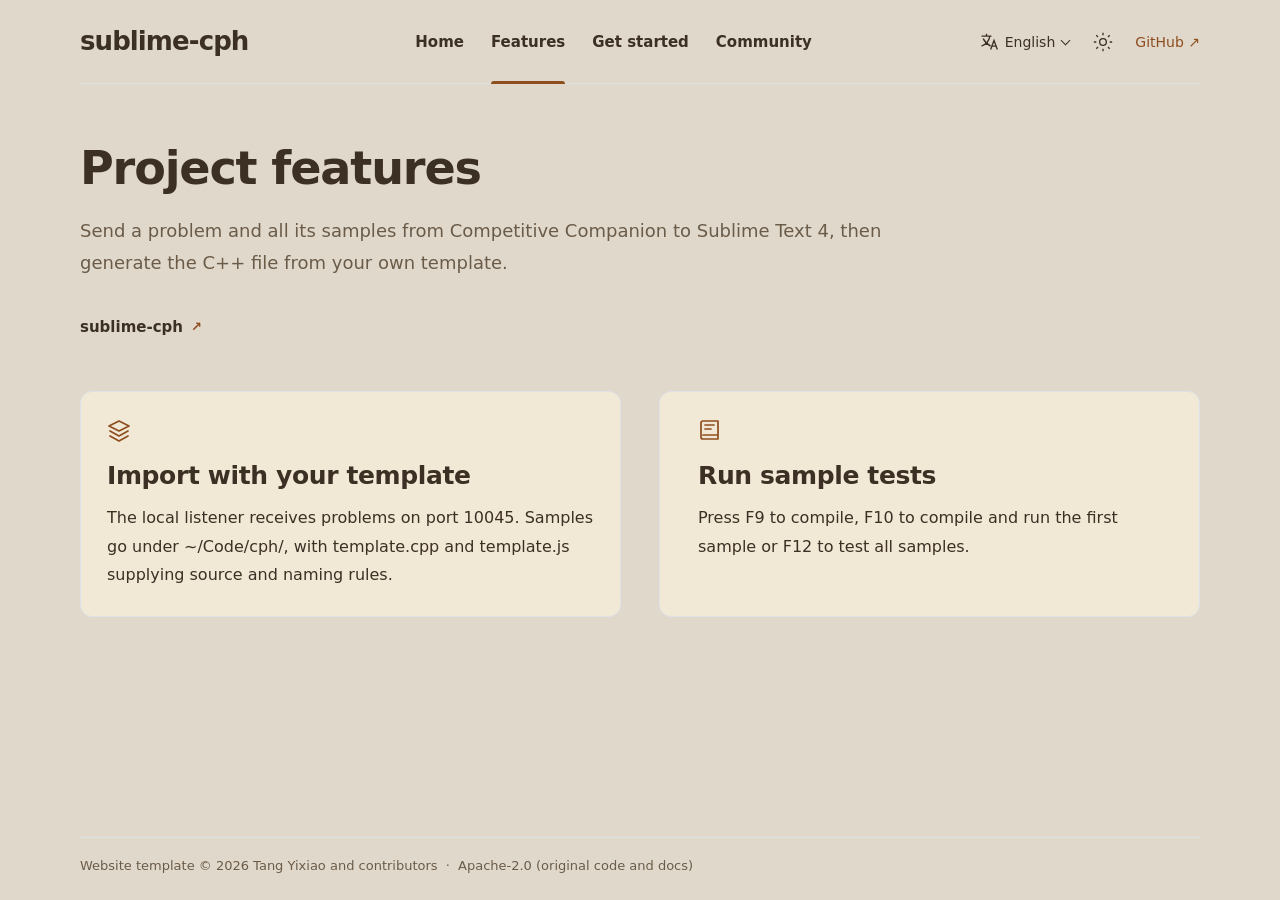
<file: project-website/site/en/features.html>
<!doctype html>
<html lang="en" data-locale="en" data-theme="system" data-default-theme="system" data-site-root="../">
<head>
  <meta charset="utf-8">
  <meta name="viewport" content="width=device-width, initial-scale=1">
  <meta name="generator" content="Project website template">
  <meta name="color-scheme" content="light dark">
  <meta name="description" content="Send a problem and all its samples from Competitive Companion to Sublime Text 4, then generate the C++ file from your own template.">
  <meta name="theme-color" content="#ffffff" media="(prefers-color-scheme: light)">
  <meta name="theme-color" content="#18191b" media="(prefers-color-scheme: dark)">
  <title>Features · sublime-cph</title>
  <link rel="alternate" hreflang="zh-CN" href="../features.html"><link rel="alternate" hreflang="en" href="../en/features.html">
  <link rel="icon" href="../favicon.svg" type="image/svg+xml">
  <script src="../theme-init.js"></script>
  <link rel="stylesheet" href="../style.css">
  <script src="../script.js" defer></script>
</head>
<body class="page-features" id="top">
  <a class="skip-link" href="#main">Skip to main content</a>
  <header class="site-header wrap">
    <a class="brand" href="./index.html">sublime-cph</a>
    <nav class="main-nav" id="main-nav" aria-label="Main navigation"><a href="./index.html">Home</a><a href="./features.html" aria-current="page">Features</a><a href="./download.html">Get started</a><a href="./community.html">Community</a></nav>
    <div class="header-tools">
      <details class="language-picker picker">
        <summary aria-label="Choose language"><svg viewBox="0 0 24 24" fill="none" stroke="currentColor" stroke-width="1.6" aria-hidden="true"><path d="M3 5h12M9 2v3m4 0c-1 6-5 10-10 12m2-9c2 4 5 7 9 9m0 4 4-11 4 11m-6-4h4"/></svg><span class="language-current">English</span></summary>
        <nav class="picker-menu" aria-label="Choose language"><a href="../features.html" lang="zh-CN" hreflang="zh-CN">简体中文</a><a href="../en/features.html" lang="en" hreflang="en" aria-current="true">English</a></nav>
      </details>
      <details class="theme-picker picker" hidden>
        <summary aria-label="Choose theme"><svg class="theme-sun" viewBox="0 0 24 24" fill="none" stroke="currentColor" stroke-width="1.6" aria-hidden="true"><circle cx="12" cy="12" r="4"/><path d="M12 1v3m0 16v3M1 12h3m16 0h3M4 4l2 2m12 12 2 2M4 20l2-2M18 6l2-2"/></svg><svg class="theme-moon" viewBox="0 0 24 24" fill="none" stroke="currentColor" stroke-width="1.6" aria-hidden="true"><path d="M20.5 14A9 9 0 0 1 10 3.5 9 9 0 1 0 20.5 14Z"/></svg><span class="theme-current">System</span></summary>
        <div class="picker-menu"><button type="button" data-theme-choice="light" aria-pressed="false"><svg class="" viewBox="0 0 24 24" fill="none" stroke="currentColor" stroke-width="1.7" stroke-linecap="round" stroke-linejoin="round" aria-hidden="true"><circle cx="12" cy="12" r="4"/><path d="M12 1v3m0 16v3M1 12h3m16 0h3M4 4l2 2m12 12 2 2M4 20l2-2M18 6l2-2"/></svg><span>Light</span></button><button type="button" data-theme-choice="dark" aria-pressed="false"><svg class="" viewBox="0 0 24 24" fill="none" stroke="currentColor" stroke-width="1.7" stroke-linecap="round" stroke-linejoin="round" aria-hidden="true"><path d="M20.5 14A9 9 0 0 1 10 3.5 9 9 0 1 0 20.5 14Z"/></svg><span>Dark</span></button><button type="button" data-theme-choice="system" aria-pressed="false"><svg class="" viewBox="0 0 24 24" fill="none" stroke="currentColor" stroke-width="1.7" stroke-linecap="round" stroke-linejoin="round" aria-hidden="true"><rect x="2" y="3" width="20" height="14" rx="2"/><path d="M12 17v4m-5 0h10"/></svg><span>System</span></button></div>
      </details>
      <a class="repository-link" href="https://github.com/tangyixiao/sublime-cph">GitHub <span aria-hidden="true">↗</span></a>
      <button class="menu-toggle" type="button" aria-label="Open navigation" data-open-label="Open navigation" data-close-label="Close navigation" aria-expanded="false" aria-controls="main-nav" hidden><svg viewBox="0 0 24 24" fill="none" stroke="currentColor" stroke-width="1.8" aria-hidden="true"><path d="M3 6h18M3 12h18M3 18h18"/></svg></button>
    </div>
  </header>
  <main id="main" class="wrap"><header class="page-heading"><h1>Project features</h1><p>Send a problem and all its samples from Competitive Companion to Sublime Text 4, then generate the C++ file from your own template.</p></header><nav class="platforms" aria-label="Supported platforms"><a class="platform-link" href="https://tangyixiao.github.io/sublime-cph/"><span>sublime-cph</span><span class="platform-arrow" aria-hidden="true">↗</span></a></nav><div class="feature-groups"><article class="feature guide-feature"><svg class="" viewBox="0 0 24 24" fill="none" stroke="currentColor" stroke-width="1.7" stroke-linecap="round" stroke-linejoin="round" aria-hidden="true"><path d="m12 3 10 5-10 5L2 8l10-5Zm-9 10 9 5 9-5M3 18l9 5 9-5"/></svg><div class="feature-copy"><h2>Import with your template</h2><p>The local listener receives problems on port 10045. Samples go under ~/Code/cph/, with template.cpp and template.js supplying source and naming rules.</p></div></article><article class="feature guide-feature"><svg class="" viewBox="0 0 24 24" fill="none" stroke="currentColor" stroke-width="1.7" stroke-linecap="round" stroke-linejoin="round" aria-hidden="true"><path d="M5 3h15v18H5a2 2 0 0 1-2-2V5a2 2 0 0 1 2-2Zm0 14h15M7 7h9M7 11h6"/></svg><div class="feature-copy"><h2>Run sample tests</h2><p>Press F9 to compile, F10 to compile and run the first sample or F12 to test all samples.</p></div></article></div></main>
  <footer class="site-footer wrap"><p>Website template © 2026 Tang Yixiao and contributors <span aria-hidden="true">·</span> <a href="https://github.com/tangyixiao/sublime-cph/blob/main/NOTICE">Apache-2.0 (original code and docs)</a></p></footer>
</body>
</html>
</file>
<file: assets/fonts/fonts.css>
@font-face {
  font-family: 'Geist';
  font-style: normal;
  font-weight: 400;
  font-display: swap;
  src: url(c2bef016fb9b4bcd.woff2) format('truetype');
}
@font-face {
  font-family: 'Geist';
  font-style: normal;
  font-weight: 500;
  font-display: swap;
  src: url(541119bccb21575e.woff2) format('truetype');
}
@font-face {
  font-family: 'Geist';
  font-style: normal;
  font-weight: 600;
  font-display: swap;
  src: url(011cb50bc76b8e25.woff2) format('truetype');
}
@font-face {
  font-family: 'Geist';
  font-style: normal;
  font-weight: 700;
  font-display: swap;
  src: url(e374eee52bb36e03.woff2) format('truetype');
}
@font-face {
  font-family: 'Geist Mono';
  font-style: normal;
  font-weight: 400;
  font-display: swap;
  src: url(706d7515d64b1e19.woff2) format('truetype');
}
@font-face {
  font-family: 'Geist Mono';
  font-style: normal;
  font-weight: 500;
  font-display: swap;
  src: url(e858776f9ad0d058.woff2) format('truetype');
}
</file>
<file: assets/fonts/display.css>
@font-face {
  font-family: 'Barlow Condensed';
  font-style: normal;
  font-weight: 400;
  font-display: swap;
  src: url(a36a2df94698fcef.woff2) format('truetype');
}
@font-face {
  font-family: 'Barlow Condensed';
  font-style: normal;
  font-weight: 600;
  font-display: swap;
  src: url(501f76ca195ed91f.woff2) format('truetype');
}
</file>
<file: assets/site.css>
/* Shared accessibility and reading primitives. Project compositions are separate. */
*{box-sizing:border-box}html{scroll-behavior:smooth;scroll-padding-top:90px}body{margin:0;background:var(--bg);color:var(--ink);font:400 16px/1.75 var(--font-body);-webkit-font-smoothing:antialiased}a{color:inherit;text-decoration-thickness:1px;text-underline-offset:5px}button,input{font:inherit}button,a{-webkit-tap-highlight-color:transparent}button{cursor:pointer}button:focus-visible,a:focus-visible,input:focus-visible{outline:3px solid var(--accent);outline-offset:4px}img{display:block;max-width:100%;height:auto}p{margin:0 0 1em}h1,h2,h3{line-height:1.18;font-weight:500;margin:0;text-wrap:balance}h1,h2{font-family:var(--font-display)}h1{letter-spacing:-.055em}h2{font-size:clamp(30px,4vw,54px);letter-spacing:-.035em}h3{font-size:21px}ul{padding-left:1.2em}.wrap{max-width:1440px;margin:auto;padding:0 64px}.eyebrow{font:500 12px/1.5 var(--font-mono);letter-spacing:.12em;text-transform:uppercase;color:var(--accent)}.lede{font-size:clamp(17px,1.7vw,22px);line-height:1.75;color:var(--muted);max-width:42em}.kicker{display:inline-flex;gap:12px;align-items:center;font:500 12px/1.6 var(--font-mono);letter-spacing:.06em}.kicker:before{content:"";width:7px;height:7px;border-radius:50%;background:var(--accent)}.btn{display:inline-flex;justify-content:center;align-items:center;gap:14px;min-height:48px;padding:12px 24px;border:1px solid var(--accent);background:var(--accent);color:var(--accent-ink);text-decoration:none;border-radius:4px;font:500 14px/1.5 var(--font-body);transition:transform .18s,filter .18s}.btn:hover{transform:translateY(-2px);filter:brightness(1.08)}.btn:active{transform:translateY(1px)}.btn.secondary{background:transparent;color:var(--ink);border-color:var(--line)}.actions{display:flex;flex-wrap:wrap;align-items:center;gap:14px;margin-top:32px}.text-link{font-size:14px;color:var(--muted)}.section{padding:100px 0}.section-heading{display:flex;align-items:baseline;gap:32px;justify-content:space-between;margin-bottom:48px}.section-heading p{max-width:34em;color:var(--muted);margin:0}.top-rule{border-top:1px solid var(--line)}.section-number{font:12px var(--font-mono);color:var(--accent);margin-bottom:20px}.status-note{color:var(--muted);max-width:65em;font-size:14px}.caps{list-style:none;padding:0;margin:0}.caps li{padding:26px 0;border-top:1px solid var(--line)}.caps h3{margin-bottom:12px}.caps p{color:var(--muted);margin:0;font-size:15px}.source-area{min-width:0}.source-link{font:12px/1.6 var(--font-mono);color:var(--muted);display:block;margin:0 0 14px;overflow-wrap:anywhere}.source-area>.docs-code{margin-top:0}.code-layout{display:grid;grid-template-columns:minmax(0,1fr) minmax(0,1.2fr);gap:80px;align-items:start}.site-footer{padding:56px 0 30px;border-top:1px solid var(--line)}.footer-top{display:flex;gap:40px;justify-content:space-between;align-items:center;margin-bottom:42px}.footer-name{font-family:var(--font-display);font-size:30px;letter-spacing:-.025em}.footer-links{display:flex;gap:24px;flex-wrap:wrap;font-size:13px;color:var(--muted)}.footer-bottom{font:11px/1.8 var(--font-mono);display:flex;justify-content:space-between;gap:24px;color:var(--muted)}.footer-bottom details{max-width:65%}.footer-bottom summary{cursor:pointer}.footer-bottom ul{padding-left:18px}.footer-bottom a{overflow-wrap:anywhere}
/* One functional navigation shell; the projects keep their own typography and art. */
.site-nav{position:sticky;top:0;z-index:60;height:76px;background:var(--bg);border-bottom:1px solid var(--line)}.nav-inner{height:100%;display:flex;align-items:center;gap:32px}.site-brand{font:600 17px/1.3 var(--font-body);letter-spacing:-.02em;text-decoration:none;max-width:38%;overflow-wrap:anywhere}.site-links{margin-left:auto;display:flex;gap:28px;align-items:center}.site-links a{font-size:13px;text-decoration:none;position:relative}.site-links a:after{content:"";position:absolute;bottom:-6px;left:0;width:0;height:1px;background:currentColor;transition:width .2s}.site-links a:hover:after{width:100%}.nav-controls{display:flex;align-items:center;gap:12px}.nav-cta{min-height:38px;padding:9px 17px;font-size:12px}.site-theme,.site-menu-toggle{height:40px;width:40px;display:grid;place-items:center;color:var(--ink);border:1px solid var(--line);background:transparent;border-radius:50%;padding:0}.site-theme:hover,.site-menu-toggle:hover{background:var(--surface)}.site-menu-toggle{display:none;border-radius:4px}.skip-link{position:absolute;left:-9999px;top:8px;background:var(--bg);padding:12px;z-index:90}.skip-link:focus{left:20px}.site-drawer{display:none}.site-nav.is-open .site-drawer{display:flex}.site-drawer{position:fixed;inset:76px 0 0;background:var(--bg);padding:48px 24px;flex-direction:column;gap:24px;font-size:26px}.site-drawer a{text-decoration:none}.site-drawer .drawer-note{font-size:14px;color:var(--muted);margin-top:auto}.site-drawer[hidden]{display:none!important}
/* Atlas — a copper and parchment historical folio. */
.atlas-hero{position:relative;padding:52px 0 70px;overflow:hidden}.atlas-dateline{display:flex;justify-content:space-between;border-block:1px solid var(--line);padding:12px 0;font:12px var(--font-mono);letter-spacing:.15em}.atlas-title{font-size:clamp(72px,12vw,176px);letter-spacing:.02em;text-align:center;margin:44px 0 14px;font-family:var(--font-display);font-weight:400}.atlas-subtitle{font:italic clamp(16px,2vw,26px) var(--font-display);text-align:center;color:var(--muted);margin-bottom:38px}.atlas-grid{display:grid;grid-template-columns:minmax(0,1fr) minmax(0,1.65fr);gap:72px;align-items:center}.atlas-grid .project-3d{min-height:480px}.atlas-copy{border-left:3px solid var(--accent);padding-left:30px}.atlas-copy h2{font-size:36px;margin:14px 0 24px}.atlas-flags{display:grid;grid-template-columns:repeat(4,1fr);gap:24px;border-block:1px solid var(--line);padding:40px 0}.atlas-flags a{display:flex;align-items:center;justify-content:center;min-height:100px}.atlas-flags img{max-height:140px;object-fit:contain}.atlas-margins{display:grid;grid-template-columns:180px minmax(0,1fr) minmax(0,1fr);gap:50px}.atlas-margins .caps li:first-child{border-top:0;padding-top:0}
/* Editorial — an actual reading room, with a red pencil interaction. */
.editorial-hero{padding:80px 0 60px}.editorial-masthead{display:flex;justify-content:space-between;gap:30px;border-bottom:3px double var(--line);padding-bottom:16px;font:12px var(--font-mono);letter-spacing:.08em}.editorial-columns{display:grid;grid-template-columns:minmax(0,1.25fr) minmax(0,.75fr);gap:90px;margin-top:58px}.editorial-title{font-size:clamp(58px,7.3vw,112px);font-weight:400;letter-spacing:-.035em}.editorial-title em{font-weight:400;color:var(--accent)}.editorial-intro{margin-top:36px;max-width:34em}.editorial-side{border-left:1px solid var(--line);padding-left:40px}.editorial-side .project-3d{min-height:380px}.editorial-note{font:italic 18px/1.8 var(--font-display);color:var(--muted);margin-top:24px}.proof-sheet{border:1px solid var(--line);padding:48px;background:var(--surface);position:relative}.proof-sheet:before{content:"01 / EDIT";font:11px var(--font-mono);color:var(--accent);display:block;margin-bottom:28px}.proof-sentence{font:400 clamp(24px,3vw,42px)/1.8 var(--font-display);letter-spacing:-.01em;margin-bottom:24px}.proof-sentence del{text-decoration-color:var(--accent);text-decoration-thickness:2px;color:var(--muted)}.proof-sentence ins{text-decoration:none;color:var(--accent);border-bottom:2px solid var(--accent)}.proof-sheet button{background:transparent;border:0;border-bottom:1px solid var(--accent);color:var(--accent);padding:6px 0;font-size:13px}.editorial-content{display:grid;grid-template-columns:minmax(0,1fr) minmax(0,1fr);gap:90px}.editorial-content .caps{counter-reset:entry}.editorial-content .caps li{counter-increment:entry;position:relative;padding-left:48px}.editorial-content .caps li:before{content:"0" counter(entry);position:absolute;left:0;top:28px;font:12px var(--font-mono);color:var(--accent)}
/* Academic folio — paper, typography and a genuine template preview. */
.folio-hero{padding:70px 0}.folio-topline{display:flex;gap:40px;align-items:center}.folio-seal{height:72px;width:72px;border:1px solid var(--accent);border-radius:50%;display:grid;place-items:center;font-family:var(--font-display);font-size:30px;color:var(--accent)}.folio-grid{display:grid;grid-template-columns:minmax(0,.92fr) minmax(0,1.08fr);gap:70px;align-items:center;margin-top:42px}.folio-title{font-size:clamp(56px,7vw,100px);font-family:var(--font-display);font-weight:400;letter-spacing:.005em}.folio-preview{padding:28px;background:var(--accent);box-shadow:18px 18px 0 var(--line)}.folio-preview img{width:100%;height:auto;background:#fff}.folio-meta{font:12px var(--font-mono);margin-top:20px;color:var(--muted)}.folio-layout{display:grid;grid-template-columns:minmax(0,1fr) minmax(0,1fr);gap:80px;align-items:center}.folio-layout .project-3d{min-height:430px}.folio-tabs{display:flex;gap:8px;margin-top:22px}.folio-tabs button{background:transparent;border:1px solid var(--line);color:var(--ink);padding:8px 16px;font-size:12px}.folio-tabs button[aria-pressed=true]{background:var(--accent);color:var(--accent-ink);border-color:var(--accent)}
/* Training notebook — legible learning records, not a made-up analytics board. */
.notebook-hero{padding:64px 0 74px}.notebook-head{display:grid;grid-template-columns:minmax(0,1.1fr) minmax(0,.9fr);gap:74px;align-items:center}.notebook-title{font-size:clamp(55px,7.5vw,108px);letter-spacing:-.055em}.notebook-title b{font-weight:500;color:var(--accent)}.notebook-model{background:var(--surface);border-radius:50% 50% 12px 12px;padding:28px 10px 0;border:1px solid var(--line)}.notebook-model .project-3d{min-height:440px}.learning-steps{margin-top:70px;display:grid;grid-template-columns:repeat(3,1fr);gap:32px}.learning-step{border-top:3px solid var(--accent);padding-top:20px}.learning-step span{font:12px var(--font-mono);color:var(--accent)}.learning-step h3{margin:16px 0}.learning-step p{font-size:15px;color:var(--muted)}.notebook-paper{background:var(--surface);border:1px solid var(--line);padding:42px;box-shadow:8px 10px 0 var(--line)}
/* Catalog — navigation through real folders and source materials. */
.catalog-hero{padding:74px 0 40px}.catalog-heading{display:flex;justify-content:space-between;gap:50px;align-items:flex-end;padding-bottom:48px;border-bottom:1px solid var(--line)}.catalog-title{font-size:clamp(60px,9vw,130px);line-height:.98}.catalog-heading .lede{max-width:28em}.catalog-index{display:grid;grid-template-columns:minmax(0,.6fr) minmax(0,1.4fr);gap:70px;padding-top:50px}.catalog-marker{position:sticky;top:110px;align-self:start;font:12px/2 var(--font-mono);color:var(--accent)}.directory-list{list-style:none;padding:0;margin:0}.directory-list li{border-bottom:1px solid var(--line)}.directory-list a{padding:22px 4px;display:flex;align-items:center;gap:22px;justify-content:space-between;text-decoration:none;transition:padding .2s,background .2s}.directory-list a:hover{padding-left:18px;background:var(--surface)}.directory-list .file-type{font:11px var(--font-mono);color:var(--muted);margin-left:auto}.directory-list strong{font-size:20px;font-weight:500;overflow-wrap:anywhere}.catalog-aside{padding:35px;border:1px solid var(--line);background:var(--surface)}
/* Terminal/tool pages use their own compact, typographic workbench. */
.terminal-hero{padding:54px 0 74px}.terminal-label{display:flex;align-items:center;gap:12px;font:12px var(--font-mono);color:var(--accent)}.terminal-label:before{content:"";width:9px;height:9px;background:var(--accent);border-radius:50%}.terminal-grid{display:grid;grid-template-columns:minmax(0,1fr) minmax(0,1.1fr);gap:70px;align-items:center;margin-top:52px}.terminal-title{font-size:clamp(52px,6vw,86px);font-family:var(--font-display);line-height:1.06}.terminal-stage{border:1px solid var(--line);border-radius:18px;background:var(--surface);padding:16px;box-shadow:0 28px 60px -45px var(--ink)}.terminal-stage .project-3d{min-height:430px}.terminal-facts{display:flex;gap:24px;font:11px var(--font-mono);margin-top:40px;color:var(--muted);flex-wrap:wrap}.terminal-facts span{border-left:2px solid var(--accent);padding-left:12px}
/* The archive is a photographic publication. The wall has a deliberate physical depth mode. */
.archive-hero{padding:42px 0 80px;overflow:hidden}.archive-masthead{display:flex;justify-content:space-between;align-items:center;gap:20px;font:11px var(--font-mono);letter-spacing:.1em;padding-bottom:20px;border-bottom:1px solid var(--line)}.archive-heading{display:grid;grid-template-columns:minmax(0,1.2fr) minmax(0,.8fr);gap:70px;align-items:end;margin-top:44px}.archive-year{font:400 clamp(70px,12vw,172px)/.9 var(--font-display);letter-spacing:-.06em}.archive-year small{font:500 .24em/1.6 var(--font-body);letter-spacing:.03em;display:block;margin-top:24px}.archive-heading .lede{font-size:17px;max-width:26em;margin-bottom:0}.archive-controls{display:flex;gap:12px;align-items:center;justify-content:space-between;margin:36px 0 0;font-size:12px}.archive-controls button{border:1px solid var(--line);padding:8px 16px;background:transparent;color:var(--ink);border-radius:30px}.archive-controls button[aria-pressed=true]{background:var(--ink);color:var(--bg)}.photo-wall{position:relative;display:grid;grid-template-columns:minmax(0,1.35fr) minmax(0,1fr) minmax(0,1fr);gap:24px;align-items:center;min-height:540px;perspective:1500px;padding:40px 0;transform-style:preserve-3d}.archive-print{position:relative;background:var(--paper,var(--surface));border:1px solid var(--line);padding:14px 14px 26px;box-shadow:0 12px 30px -20px #0006;transform:translateZ(0);transition:transform .6s,box-shadow .6s;display:block}.archive-print img{width:100%;height:340px;object-fit:contain}.photo-wall.is-depth .archive-print:nth-child(1){transform:rotateY(12deg) rotateX(3deg) translateZ(70px);z-index:3}.photo-wall.is-depth .archive-print:nth-child(2){transform:rotateY(-10deg) rotateZ(3deg) translateZ(-20px);z-index:2}.photo-wall.is-depth .archive-print:nth-child(3){transform:rotateY(-16deg) rotateZ(-3deg) translateZ(-80px);z-index:1}.photo-wall.is-depth .archive-print{box-shadow:25px 35px 50px -34px #000a}.archive-layout-poster .archive-heading{grid-template-columns:minmax(0,1fr);text-align:center;gap:30px}.archive-layout-poster .archive-heading .lede{margin:auto;max-width:45em}.archive-layout-poster .photo-wall{grid-template-columns:minmax(0,1fr) minmax(0,1.5fr) minmax(0,1fr)}.archive-layout-spread .archive-year{font-size:clamp(65px,9vw,126px)}.archive-layout-spread .photo-wall{grid-template-columns:minmax(0,1fr) minmax(0,1fr);gap:40px}.archive-layout-spread .archive-print:first-child{grid-row:span 2}.archive-layout-spread .archive-print:first-child img{height:470px}.archive-layout-spread .archive-print:not(:first-child) img{height:200px}.archive-layout-ribbon .archive-heading{grid-template-columns:minmax(0,.9fr) minmax(0,1.1fr)}.archive-layout-ribbon .photo-wall{grid-template-columns:repeat(3,1fr);border-block:1px solid var(--line);margin-top:30px}.archive-caption-row{display:grid;grid-template-columns:minmax(0,1fr) minmax(0,1fr) minmax(0,1fr);gap:24px;padding:0 0 28px;font:11px var(--font-mono);color:var(--muted)}.archive-links{display:grid;grid-template-columns:minmax(0,1fr) minmax(0,1fr);gap:80px}.archive-links p{max-width:45em}.archive-source{padding:32px;background:var(--surface);border-top:3px solid var(--accent)}
/* Timeline / tiny repositories remain purposeful and compact. */
.timeline-hero{padding:84px 0}.timeline-title{font-size:clamp(56px,8vw,118px);max-width:13ch}.timeline-grid{display:grid;grid-template-columns:minmax(0,.6fr) minmax(0,1.4fr);gap:80px;margin-top:56px}.timeline-date{font:400 44px/1.2 var(--font-display);color:var(--accent)}.timeline-entry{border-left:1px solid var(--line);padding-left:40px}.tiny-hero{padding:100px 0 80px}.tiny-title{font-size:clamp(70px,15vw,210px);font-family:var(--font-mono);letter-spacing:-.07em}.tiny-copy{display:grid;grid-template-columns:minmax(0,.7fr) minmax(0,1.3fr);gap:80px;margin-top:55px}.profile-hero{padding:70px 0}.profile-grid{display:grid;grid-template-columns:minmax(0,1.2fr) minmax(0,.8fr);gap:90px;align-items:center}.profile-title{font-size:clamp(65px,10vw,140px);font-family:var(--font-display);line-height:1.03}.profile-avatar{background:var(--surface);padding:55px;border-radius:50%;max-width:460px;margin:auto;border:1px solid var(--line)}.profile-avatar img{border-radius:50%;width:100%}.profile-disciplines{display:flex;gap:20px;flex-wrap:wrap;margin:30px 0;font:13px var(--font-mono);color:var(--accent)}
@media(max-width:1100px){.wrap{padding-inline:36px}.code-layout,.editorial-columns,.editorial-content,.atlas-grid,.folio-grid,.folio-layout,.notebook-head,.catalog-index,.terminal-grid,.profile-grid{gap:42px}.atlas-margins{grid-template-columns:120px minmax(0,1fr) minmax(0,1fr);gap:30px}.photo-wall{min-height:450px}.archive-print img{height:280px}.archive-heading{gap:40px}.profile-avatar{padding:35px}}
@media(max-width:767px){html{scroll-padding-top:78px}.wrap{padding-inline:22px}.section{padding:64px 0}.section-heading{display:block;margin-bottom:30px}.section-heading p{margin-top:18px}.site-nav{height:64px}.nav-inner{gap:14px}.site-brand{max-width:calc(100% - 110px);font-size:15px}.site-links,.nav-cta{display:none}.nav-controls{margin-left:auto}.site-menu-toggle{display:grid}.site-drawer{top:64px}.site-theme,.site-menu-toggle{height:38px;width:38px}.nav-controls{gap:8px}.code-layout,.editorial-columns,.editorial-content,.atlas-grid,.folio-grid,.folio-layout,.notebook-head,.catalog-index,.terminal-grid,.profile-grid,.archive-links,.timeline-grid,.tiny-copy{grid-template-columns:minmax(0,1fr);gap:38px}.lede{font-size:17px}.actions{gap:12px}.actions .btn{flex:1;min-width:140px}.footer-top{display:block;margin-bottom:30px}.footer-links{margin-top:24px;gap:18px}.footer-bottom{display:block}.footer-bottom details{max-width:100%;margin-top:16px}.atlas-hero{padding-top:28px}.atlas-title{font-size:76px;margin-top:32px}.atlas-subtitle{font-size:19px}.atlas-grid .project-3d{min-height:330px}.atlas-copy{padding-left:20px}.atlas-flags{grid-template-columns:minmax(0,1fr) minmax(0,1fr);gap:18px;padding:28px 0}.atlas-flags img{max-height:90px}.atlas-margins{grid-template-columns:minmax(0,1fr);gap:24px}.editorial-hero{padding:35px 0 45px}.editorial-masthead{font-size:10px;gap:18px}.editorial-columns{margin-top:35px}.editorial-title{font-size:60px}.editorial-side{border-left:0;padding-left:0}.editorial-side .project-3d{min-height:320px}.proof-sheet{padding:28px}.proof-sentence{font-size:28px}.folio-hero{padding:40px 0}.folio-title{font-size:56px}.folio-preview{padding:16px;box-shadow:8px 8px 0 var(--line)}.folio-seal{width:56px;height:56px;font-size:23px}.folio-topline{gap:20px}.folio-grid{margin-top:30px}.folio-layout .project-3d{min-height:320px}.notebook-hero{padding:40px 0}.notebook-title{font-size:58px}.notebook-model .project-3d{min-height:320px}.learning-steps{grid-template-columns:minmax(0,1fr);margin-top:38px;gap:24px}.notebook-paper{padding:25px}.catalog-hero{padding:40px 0}.catalog-heading{display:block;padding-bottom:30px}.catalog-title{font-size:66px}.catalog-heading .lede{margin-top:28px}.catalog-index{padding-top:30px}.catalog-marker{position:static}.directory-list strong{font-size:17px}.directory-list a{gap:15px}.terminal-hero{padding:35px 0}.terminal-title{font-size:54px}.terminal-grid{margin-top:30px}.terminal-stage{padding:8px}.terminal-stage .project-3d{min-height:320px}.archive-hero{padding-top:26px}.archive-masthead{font-size:10px;letter-spacing:.04em}.archive-heading,.archive-layout-ribbon .archive-heading{grid-template-columns:minmax(0,1fr);gap:28px;margin-top:34px}.archive-year{font-size:86px}.archive-heading .lede{max-width:none;font-size:15px}.archive-controls{margin-top:26px}.photo-wall,.archive-layout-poster .photo-wall,.archive-layout-spread .photo-wall,.archive-layout-ribbon .photo-wall{grid-template-columns:minmax(0,1fr);gap:25px;min-height:0;padding:32px 15px}.archive-print img,.archive-layout-spread .archive-print:first-child img,.archive-layout-spread .archive-print:not(:first-child) img{height:260px}.archive-layout-spread .archive-print:first-child{grid-row:auto}.photo-wall.is-depth .archive-print:nth-child(1){transform:rotateY(8deg) rotateZ(-3deg) translateZ(20px)}.photo-wall.is-depth .archive-print:nth-child(2){transform:rotateY(-8deg) rotateZ(3deg) translateZ(0)}.photo-wall.is-depth .archive-print:nth-child(3){transform:rotateY(8deg) rotateZ(-3deg) translateZ(-20px)}.archive-caption-row{display:none}.archive-layout-poster .archive-heading{text-align:left}.archive-layout-poster .archive-heading .lede{margin:0}.archive-layout-spread .archive-year{font-size:76px}.archive-source{padding:24px}.timeline-hero,.tiny-hero{padding:55px 0}.timeline-title{font-size:62px}.tiny-title{font-size:80px}.timeline-entry{padding-left:24px}.profile-hero{padding:40px 0}.profile-title{font-size:76px}.profile-avatar{max-width:300px;padding:30px}.profile-disciplines{font-size:12px;gap:14px}.caps li{padding:21px 0}}
@media(prefers-reduced-motion:reduce){html{scroll-behavior:auto}*,*:before,*:after{scroll-behavior:auto!important;animation:none!important;transition:none!important}.photo-wall .archive-print{transition:none}}

/* Code blocks scroll within their columns, including intermediate grid items. */
.code-layout>*,.editorial-content>*,.atlas-margins>*,.tiny-copy>*,.catalog-index>*,.timeline-grid>*{min-width:0}
</file>
<file: assets/docs-v3.css>
/* v3 documentation: restrained reading surface; page accent comes from its brand. */
:root{--doc-bg:var(--bg,#fbfbfa);--doc-surface:var(--surface,#f1f2ef);--doc-ink:var(--ink,#242622);--doc-muted:var(--muted,#666b62);--doc-line:var(--line,#dedfd9);--doc-accent:var(--accent,#65513c);--code-bg:#f4f5f2;--code-ink:#252c32;--code-comment:#6b756b;--code-key:#8c2c9b;--code-string:#21683c;--code-number:#925e10;--code-name:#155b8a;--code-error:#ab3541;--doc-font:var(--font-text,Inter,"Segoe UI","PingFang SC","Microsoft YaHei",sans-serif);--doc-mono:var(--font-mono,"SFMono-Regular",Consolas,monospace)}
html[data-theme=dark],html[data-color-mode=dark],html.dark{--doc-bg:var(--bg,#111310);--doc-surface:var(--surface,#1b1e19);--doc-ink:var(--ink,#e7eae2);--doc-muted:var(--muted,#a5ac9e);--doc-line:var(--line,#33392f);--doc-accent:var(--accent,#d3ba91);--code-bg:#181d20;--code-ink:#dfe6eb;--code-comment:#94a28e;--code-key:#c7a5ee;--code-string:#a2d4ad;--code-number:#e8ba7a;--code-name:#8bc9e8;--code-error:#f1a0a6;color-scheme:dark}
@media(prefers-color-scheme:dark){html:not([data-theme=light]):not([data-theme=dark]):not([data-color-mode=light]){--doc-bg:var(--bg,#111310);--doc-surface:var(--surface,#1b1e19);--doc-ink:var(--ink,#e7eae2);--doc-muted:var(--muted,#a5ac9e);--doc-line:var(--line,#33392f);--doc-accent:var(--accent,#d3ba91);--code-bg:#181d20;--code-ink:#dfe6eb;--code-comment:#94a28e;--code-key:#c7a5ee;--code-string:#a2d4ad;--code-number:#e8ba7a;--code-name:#8bc9e8;--code-error:#f1a0a6}}
html[data-docs=v3]{scroll-padding-top:108px}.docs-page{margin:0;min-height:100vh;color:var(--doc-ink);background:var(--doc-bg);font-family:var(--doc-font);-webkit-font-smoothing:antialiased}
.docs-page>.nav,.docs-default-nav{position:fixed;inset:0 0 auto;z-index:50;background:var(--doc-bg);border-bottom:1px solid var(--doc-line)}
.docs-default-nav{height:72px;display:flex;align-items:center;justify-content:space-between;padding:0 max(24px,calc((100vw - 1320px)/2));gap:24px}.docs-default-nav a{color:var(--doc-ink);text-decoration:none;font-size:14px}
.docs-shell{max-width:1320px;margin:auto;padding:126px 40px 100px;display:grid;grid-template-columns:220px minmax(0,850px);gap:80px;align-items:start;min-height:0;height:auto}
.docs-sidebar{position:sticky;top:106px;max-height:calc(100vh - 130px);overflow-y:auto;scrollbar-width:thin;font-size:13px;line-height:1.65;padding-right:12px}
.docs-back{color:var(--doc-ink);text-decoration:none;display:inline-block;padding:5px 0 25px;font-weight:550}.docs-toc{border-top:1px solid var(--doc-line);padding-top:23px}.docs-toc summary{cursor:pointer;font-size:13px;font-weight:600;letter-spacing:.02em}
.docs-toc ol,.docs-resources ul{list-style:none;padding:0;margin:18px 0 0}.docs-toc li{margin:3px 0}.docs-toc a{display:block;border-left:2px solid transparent;padding:4px 0 4px 12px;text-decoration:none;color:var(--doc-muted);overflow-wrap:anywhere}
.docs-toc .docs-level-2 a{padding-left:22px}.docs-toc .docs-level-3 a{padding-left:32px}.docs-toc a:hover,.docs-toc a[aria-current=location]{color:var(--doc-accent);border-color:var(--doc-accent)}
.docs-resources{margin-top:28px;border-top:1px solid var(--doc-line);padding-top:22px}.docs-resources h2{margin:0;font:600 12px/1.6 var(--doc-font);letter-spacing:.03em}.docs-resources li{margin:8px 0;overflow-wrap:anywhere}.docs-resources a{color:var(--doc-muted);text-decoration:none}.docs-resources a:hover{text-decoration:underline;color:var(--doc-accent)}
.docs-main{min-width:0;width:100%}.docs-intro{padding-bottom:38px;margin-bottom:42px;border-bottom:1px solid var(--doc-line)}.docs-eyebrow{font-size:11px;letter-spacing:.16em;font-weight:600;color:var(--doc-muted);margin:0 0 18px}
.docs-intro h1{font:500 clamp(30px,3.2vw,44px)/1.16 var(--doc-font);letter-spacing:-.035em;margin:0 0 16px;max-width:none;overflow-wrap:anywhere}.docs-intro>p:not(.docs-eyebrow){font-size:15px;line-height:1.7;color:var(--doc-muted);margin:0 0 20px}.docs-source{display:flex;gap:18px;align-items:center;flex-wrap:wrap;font-size:12px;color:var(--doc-muted)}.docs-source a{color:var(--doc-accent);text-decoration:none}.docs-source code{font-family:var(--doc-mono);font-size:11px}
.docs-markdown{font:400 16px/1.85 var(--doc-font);overflow-wrap:anywhere;min-width:0}.docs-markdown>:first-child{margin-top:0}.docs-markdown>:last-child{margin-bottom:0}.docs-markdown p,.docs-markdown ul,.docs-markdown ol,.docs-markdown blockquote,.docs-markdown details{margin:0 0 24px}
.docs-markdown h1,.docs-markdown h2,.docs-markdown h3,.docs-markdown h4,.docs-markdown h5,.docs-markdown h6{max-width:none;position:relative;scroll-margin-top:110px;line-height:1.4;text-wrap:initial;letter-spacing:-.02em;font-weight:550;color:var(--doc-ink)}
.docs-markdown h1{font-size:30px;margin:48px 0 24px}.docs-markdown h2{font-size:25px;margin:52px 0 24px;padding-bottom:13px;border-bottom:1px solid var(--doc-line)}.docs-markdown h3{font-size:20px;margin:38px 0 18px}.docs-markdown h4,.docs-markdown h5,.docs-markdown h6{font-size:17px;margin:30px 0 16px}
.docs-heading-anchor{margin-left:10px;font-size:.75em;opacity:0;text-decoration:none!important;color:var(--doc-muted)!important}.docs-markdown :is(h1,h2,h3,h4,h5,h6):hover .docs-heading-anchor,.docs-heading-anchor:focus-visible{opacity:1}
.docs-markdown a{color:var(--doc-accent);text-decoration:underline;text-decoration-thickness:1px;text-underline-offset:3px}.docs-markdown strong{font-weight:650}.docs-markdown ul,.docs-markdown ol{padding-left:1.6em}.docs-markdown li{margin:7px 0}.docs-markdown li>p{margin:0 0 12px}.docs-markdown hr{border:0;border-top:1px solid var(--doc-line);margin:42px 0}
.docs-markdown blockquote{margin-left:0;margin-right:0;border-left:3px solid var(--doc-line);padding:4px 0 4px 22px;color:var(--doc-muted)}.docs-markdown blockquote>:last-child{margin-bottom:0}.docs-markdown kbd{font:12px/1.7 var(--doc-mono);border:1px solid var(--doc-line);border-bottom-width:2px;border-radius:4px;padding:2px 6px;background:var(--doc-surface);color:var(--doc-ink)}
.docs-markdown :not(pre)>code{font: .87em/1.7 var(--doc-mono);padding:.16em .36em;border-radius:4px;background:var(--doc-surface);color:var(--doc-ink);box-decoration-break:clone}.docs-markdown details{border:1px solid var(--doc-line);border-radius:6px;padding:14px 18px}.docs-markdown summary{cursor:pointer;font-weight:550}.docs-markdown details[open]>summary{margin-bottom:18px}
.docs-markdown img.docs-image{display:block;max-width:100%;height:auto;margin:22px auto;border-radius:4px}.docs-markdown a:has(>img.docs-image){display:inline-block;max-width:100%}.docs-markdown a>img.docs-image{margin:0;vertical-align:middle}.docs-image-fallback{display:block;padding:16px 18px;margin-block:20px;border:1px solid var(--doc-line);font-size:13px}.docs-image-unavailable{color:var(--doc-muted);font-size:13px}.docs-align-center{text-align:center}.docs-align-right{text-align:right}
.docs-table-wrap{max-width:100%;overflow:auto;margin:28px 0;scrollbar-width:thin;border:1px solid var(--doc-line);border-radius:5px}.docs-markdown table{border-collapse:collapse;width:100%;font-size:14px;line-height:1.65}.docs-markdown th,.docs-markdown td{padding:12px 16px;text-align:left;border-bottom:1px solid var(--doc-line);min-width:100px}.docs-markdown th{background:var(--doc-surface);font-weight:600;white-space:nowrap}.docs-markdown tr:last-child td{border-bottom:0}.docs-markdown>table{display:block;max-width:100%;overflow:auto}
.docs-task-item{list-style:none;position:relative}.docs-task-box{width:15px;height:15px;margin:0 8px 0 -22px;vertical-align:-1px;accent-color:var(--doc-accent);opacity:1}
.docs-markdown .docs-alert{--alert:#6b8497;background:color-mix(in srgb,var(--alert) 6%,var(--doc-bg));border:0;border-left:3px solid var(--alert);border-radius:0 5px 5px 0;padding:18px 22px;color:var(--doc-ink);margin:28px 0}.docs-alert-title{display:block;color:var(--alert);font-size:14px;margin-bottom:8px}.docs-alert-tip{--alert:#3c8a65!important}.docs-alert-important{--alert:#9973bc!important}.docs-alert-warning{--alert:#b38632!important}.docs-alert-caution{--alert:#bd6360!important}
/* Code components work both in documents and in the landing page's source viewer. */
.docs-code{background:var(--code-bg);color:var(--code-ink);border:1px solid var(--doc-line);border-radius:7px;margin:24px 0;overflow:hidden;min-width:0;max-width:100%;font-weight:400}
.docs-code-toolbar{min-height:42px;display:flex;align-items:center;gap:14px;padding:8px 15px;border-bottom:1px solid var(--doc-line);font:11px/1.5 var(--doc-mono);color:var(--doc-muted)}.docs-code-language{font-weight:600;flex-shrink:0}.docs-code-file{min-width:0;overflow:hidden;text-overflow:ellipsis;white-space:nowrap}.docs-code-copy{margin-left:auto;border:1px solid var(--doc-line);background:transparent;color:var(--doc-muted);border-radius:4px;padding:4px 9px;font:11px/1.5 var(--doc-font);cursor:pointer;flex-shrink:0}.docs-code-copy:hover{background:var(--doc-surface);color:var(--doc-ink)}.docs-code-copy:disabled{cursor:default}.docs-code-copy[data-copy-state=success]{color:var(--code-string)}.docs-copy-status{position:absolute;clip-path:inset(50%);width:1px;height:1px;overflow:hidden;white-space:nowrap}
.docs-code pre{margin:0!important;padding:20px 22px!important;background:transparent!important;border:0!important;max-width:100%;overflow:auto;white-space:pre!important;tab-size:4;scrollbar-width:thin}.docs-code pre code{font:13px/1.8 var(--doc-mono)!important;color:var(--code-ink);background:none!important;padding:0!important;white-space:pre!important;overflow-wrap:normal!important;word-break:normal!important;display:block}
.highlight :is(.tok-c,.tok-c1,.tok-cm,.tok-cp,.tok-cs,.tok-ch){color:var(--code-comment)}.highlight :is(.tok-k,.tok-kc,.tok-kd,.tok-kn,.tok-kp,.tok-kr,.tok-kt,.tok-o,.tok-ow){color:var(--code-key)}.highlight :is(.tok-s,.tok-s1,.tok-s2,.tok-sa,.tok-sb,.tok-sc,.tok-sd,.tok-se,.tok-sh,.tok-si,.tok-sr,.tok-ss,.tok-dl){color:var(--code-string)}.highlight :is(.tok-m,.tok-mb,.tok-mf,.tok-mh,.tok-mi,.tok-mo,.tok-il){color:var(--code-number)}.highlight :is(.tok-nf,.tok-nc,.tok-nd,.tok-ne,.tok-nn,.tok-nt,.tok-na,.tok-nb,.tok-bp,.tok-fm){color:var(--code-name)}.highlight .tok-err{color:var(--code-error)}.highlight :is(.tok-gd,.tok-ge){color:var(--code-error)}.highlight .tok-gi{color:var(--code-string)}
.docs-footer{max-width:1240px;margin:0 auto;padding:25px 40px 40px;border-top:1px solid var(--doc-line);display:flex;gap:24px;font-size:13px}.docs-footer a{color:var(--doc-muted)}.docs-page .footer.closing,.docs-page .footer.closing>.wrap{height:auto;min-height:0;max-height:none;display:block}.docs-page .footer.closing{padding-block:50px 30px}.docs-page .closing-head{margin-bottom:42px}
.docs-page :focus-visible,.docs-code :focus-visible{outline:2px solid var(--doc-accent);outline-offset:4px}
@media(max-width:1100px){.docs-shell{padding-inline:30px;grid-template-columns:190px minmax(0,1fr);gap:42px}}
@media(max-width:767px){.docs-shell{display:block;padding:98px 22px 65px}.docs-sidebar{position:static;max-height:none;padding:0;overflow:visible;margin-bottom:34px}.docs-back{padding-bottom:18px}.docs-toc{padding-top:17px}.docs-toc nav{max-height:230px;overflow:auto}.docs-toc ol{margin-top:12px}.docs-resources{margin-top:17px;padding-top:16px}.docs-resources ul{display:flex;flex-wrap:wrap;gap:6px 20px;margin-top:10px}.docs-resources li{margin:0}.docs-intro{padding-bottom:28px;margin-bottom:30px}.docs-intro h1{font-size:30px}.docs-markdown{font-size:15px;line-height:1.85}.docs-markdown h1{font-size:26px}.docs-markdown h2{font-size:22px;margin-top:40px}.docs-markdown h3{font-size:19px}.docs-heading-anchor{opacity:.5}.docs-code pre{padding:16px!important}.docs-code pre code{font-size:12px!important}.docs-code-toolbar{padding:8px 12px}.docs-markdown th,.docs-markdown td{padding:10px 13px}.docs-markdown .docs-alert{padding:15px 17px}.docs-footer{padding-inline:22px}.docs-default-nav{height:65px;padding-inline:22px}}
@media(prefers-reduced-motion:reduce){html[data-docs=v3]{scroll-behavior:auto}.docs-page *{animation:none!important;transition:none!important}}
</file>
<file: assets/three/view3d.css>
.project-3d{--three-ink:var(--ink,#252a29);--three-line:color-mix(in srgb,var(--three-ink) 20%,transparent);position:relative;display:grid;grid-template-rows:auto minmax(220px,1fr) auto auto;min-width:0;min-height:430px;color:var(--three-ink);isolation:isolate}
.project-3d *{box-sizing:border-box}.project-3d__header{display:flex;align-items:center;justify-content:space-between;gap:16px;padding-block:12px;border-top:1px solid var(--three-line);font:500 12px/1.4 var(--font-text,system-ui);letter-spacing:.04em}.project-3d__title{overflow-wrap:anywhere}.project-3d__state{flex:none;opacity:.65;font-size:11px;font-variant-numeric:tabular-nums}
.project-3d__stage{position:relative;width:100%;height:100%;min-height:220px;overflow:hidden;cursor:grab;touch-action:pan-y;outline:none}.project-3d__stage.is-dragging{cursor:grabbing}.project-3d__stage:focus-visible{outline:2px solid var(--model-accent,var(--accent,#4c9e81));outline-offset:-4px;border-radius:8px}
.project-3d__render{position:absolute!important;inset:0;width:100%;height:100%;opacity:0;transition:opacity .2s ease}.project-3d__fallback{position:absolute;inset:0;width:100%;height:100%;object-fit:contain;opacity:1;transition:opacity .2s ease}.project-3d[data-three-state=ready] .project-3d__render{opacity:1}.project-3d[data-three-state=ready] .project-3d__fallback{opacity:0}.project-3d__render>.print3d__hit{pointer-events:none!important}
.project-3d__controls{display:flex;flex-wrap:wrap;align-items:center;justify-content:space-between;gap:14px 24px;padding-block:12px;border-top:1px solid var(--three-line);font:500 12px/1.3 var(--font-text,system-ui)}.project-3d__presets{display:flex;flex-wrap:wrap;gap:5px}.project-3d__button{appearance:none;padding:8px 11px;min-height:34px;border:1px solid transparent;border-radius:4px;color:inherit;background:transparent;font:inherit;cursor:pointer;transition:background .15s,transform .15s}.project-3d__button:hover{background:color-mix(in srgb,currentColor 8%,transparent)}.project-3d__button:active{transform:translateY(1px)}.project-3d__button[aria-pressed=true]{border-color:var(--three-line);background:color-mix(in srgb,currentColor 5%,transparent)}.project-3d__button:disabled{opacity:.45;cursor:default}.project-3d__button:focus-visible,.project-3d__slider:focus-visible{outline:2px solid var(--model-accent,var(--accent,#4c9e81));outline-offset:3px}
.project-3d__range{display:flex;align-items:center;gap:10px;min-width:180px;max-width:260px;flex:1}.project-3d__slider{width:100%;min-width:0;accent-color:var(--model-accent,var(--accent,#4c9e81));cursor:ew-resize}.project-3d__angle{min-width:40px;text-align:right;font-variant-numeric:tabular-nums}.project-3d__hint{margin:0!important;padding-block:2px 10px;font:400 11px/1.6 var(--font-text,system-ui)!important;opacity:.65;max-width:none!important}.project-3d__concept-note{display:inline}.project-3d[data-three-state=fallback] .project-3d__stage{cursor:default}
@media(max-width:639px){.project-3d{min-height:430px;grid-template-rows:auto minmax(240px,1fr) auto auto}.project-3d__header{gap:10px;font-size:11px}.project-3d__state{font-size:10px}.project-3d__controls{gap:8px;padding-block:8px}.project-3d__range{flex-basis:100%;max-width:none}.project-3d__button{padding:7px 10px;min-height:34px}.project-3d__hint{font-size:10px!important}.project-3d__concept-note{display:none}}
@media(prefers-reduced-motion:reduce){.project-3d *{transition:none!important;animation:none!important;scroll-behavior:auto!important}}
.project-3d__range>span{white-space:nowrap;flex-shrink:0}
.project-3d__slider-label{white-space:nowrap;flex-shrink:0}
</file>
<file: assets/polish.css>
/* Parent review: compact Chinese headline metrics and one clear 3D label. */
.flash-aster .aster-h1{font-size:clamp(62px,7vw,90px)}.flash-aster .aster-h1 span{font-size:clamp(34px,4.2vw,59px);font-style:normal;line-height:1.22;letter-spacing:-.04em;margin-top:14px}.flash-aster .aster-stage__tag{position:static;display:block;margin-bottom:12px;font-size:10px;letter-spacing:.06em}.flash-aster .aster-stage__caption{display:none}.flash-aster .aster-stage{padding-top:20px}.flash-aster .aster-stage .project-3d{min-height:420px}.project-3d__concept-note{display:none}.harness-gauges,.wb-facts{list-style:none;padding-left:0}.real-product-image{display:block;overflow:hidden}.real-product-image img{width:100%;height:auto;object-fit:contain}.wb-media__frame .real-product-image+.real-product-image{margin-top:20px}.wb-media__frame img{max-height:420px}.harness-gauges p,.wb-facts p{margin:0;color:var(--f-ink-2);font-size:14px;line-height:1.65}.harness-gauges h3,.wb-facts h3{font-size:19px;margin-bottom:12px}.harness-instrument__note{display:none}
@media(max-width:720px){.flash-aster .aster-h1{font-size:60px}.flash-aster .aster-h1 span{font-size:35px;line-height:1.2}.flash-aster .aster-stage .project-3d{min-height:360px}.flash-aster .aster-stage{padding:18px}.wb-media__frame img{max-height:330px}}
.harness-instrument__label,.nexus-rig__tag{position:static;display:block;padding:12px 0;color:var(--f-ink-2);letter-spacing:.06em;font-size:11px}.nexus-rig__tag{padding:14px 16px 0}.nexus-rig__coord{display:none}.harness-gauges h3{font-size:16px}.harness-gauges p{font-size:13px}.harness-gauges{margin:0}.wb-facts{margin-bottom:0}
.flash-workbuddy .wb-heading span{font-family:var(--font-body);font-size:clamp(28px,3.3vw,45px);font-weight:500;line-height:1.2;letter-spacing:-.035em;margin-top:26px}.harness-rail__title{font-family:var(--font-body);line-height:1.25}.flash-nexus .nexus-rig__tag{color:var(--f-ink-2)}
@media(max-width:720px){.flash-workbuddy .wb-heading span{font-size:29px;margin-top:20px}}
</file>
<file: project-website/site/style.css>
:root {
  color-scheme: light;
  --page: #fff;
  --ink: #121419;
  --muted: #525966;
  --line: #dde1e8;
  --blue: #1859e8;
  --blue-hover: #0646d1;
  --button-ink: #fff;
  --surface: #f6f8fc;
  --code-panel: #fcf7ef;
  --training-panel: #f0f8f5;
  --code: #97600e;
  --training: #087d65;
  --focus: #b84309;
  --light-image: block;
  --dark-image: none;
  font-family: "Segoe UI", "Microsoft YaHei", "PingFang SC", system-ui, sans-serif;
  font-synthesis: none;
  text-rendering: optimizeLegibility;
  -webkit-text-size-adjust: 100%;
}

:root[data-theme="dark"] {
  color-scheme: dark;
  --page: #18191b;
  --ink: #f2f2f3;
  --muted: #b8bbc1;
  --line: #414348;
  --blue: #99bfff;
  --blue-hover: #c1d7ff;
  --button-ink: #14223a;
  --surface: #212326;
  --code-panel: transparent;
  --training-panel: transparent;
  --code: #e3b573;
  --training: #7dc8b2;
  --focus: #ffc28b;
  --light-image: none;
  --dark-image: block;
}

/* This also works before JavaScript runs, and when it is disabled. */
@media (prefers-color-scheme: dark) {
  :root[data-theme="system"] {
    color-scheme: dark;
    --page: #18191b;
    --ink: #f2f2f3;
    --muted: #b8bbc1;
    --line: #414348;
    --blue: #99bfff;
    --blue-hover: #c1d7ff;
    --button-ink: #14223a;
    --surface: #212326;
    --code-panel: transparent;
    --training-panel: transparent;
    --code: #e3b573;
    --training: #7dc8b2;
    --focus: #ffc28b;
    --light-image: none;
    --dark-image: block;
  }
}

* { box-sizing: border-box; }
[hidden] { display: none !important; }
html { scroll-padding-top: 24px; }
body { margin: 0; min-height: 100vh; display: flex; flex-direction: column; background: var(--page); color: var(--ink); }
main { flex: 1; }
a { color: var(--blue); text-underline-offset: 4px; }
a:hover { text-decoration: underline; }
button, a, summary { -webkit-tap-highlight-color: transparent; }
a:focus-visible, button:focus-visible, summary:focus-visible { outline: 3px solid var(--focus); outline-offset: 4px; border-radius: 3px; }
button { font: inherit; }
svg { display: block; width: 24px; height: 24px; flex: 0 0 auto; }
h1, h2, h3, p, figure { margin: 0; }
h1, h2, h3 { overflow-wrap: anywhere; }
h1 { font-size: clamp(36px, 3.7vw, 52px); line-height: 1.28; font-weight: 750; letter-spacing: -0.025em; }
h2 { font-size: 29px; line-height: 1.4; font-weight: 700; letter-spacing: -0.015em; }
h3 { font-size: 23px; line-height: 1.45; font-weight: 700; }
.wrap { width: min(100% - 88px, 1120px); margin-inline: auto; }
.skip-link { position: absolute; z-index: 20; top: 12px; left: 12px; padding: 10px 16px; background: var(--page); border: 2px solid var(--blue); transform: translateY(-160%); }
.skip-link:focus { transform: none; }
.light-image { display: var(--light-image) !important; }
.dark-image { display: var(--dark-image) !important; }

.site-header { min-height: 84px; display: flex; align-items: center; gap: 32px; border-bottom: 1px solid var(--line); }
.brand { min-width: 0; max-width: 25%; color: var(--ink); font-size: 26px; line-height: 1.2; font-weight: 750; letter-spacing: -0.035em; text-decoration: none; overflow-wrap: anywhere; }
.brand:hover { text-decoration: none; }
.main-nav { display: flex; align-self: stretch; flex-shrink: 0; align-items: stretch; gap: 27px; margin-inline: auto; }
.main-nav a { position: relative; display: flex; align-items: center; font-size: 15px; font-weight: 600; color: var(--ink); text-decoration: none; padding-block: 13px; }
.main-nav a:hover { color: var(--blue); }
.main-nav a[aria-current="page"]::after { position: absolute; content: ""; bottom: -1px; inset-inline: 0; height: 3px; background: var(--blue); border-radius: 3px 3px 0 0; }
.header-tools { display: flex; align-items: center; gap: 14px; flex-shrink: 0; }
.repository-link { white-space: nowrap; text-decoration: none; font-size: 14px; }
.menu-toggle { display: none; }
.picker { position: relative; }
.picker summary { display: flex; align-items: center; gap: 6px; min-height: 44px; cursor: pointer; list-style: none; font-size: 14px; }
.picker summary::-webkit-details-marker { display: none; }
.picker summary > svg { width: 20px; height: 20px; }
.language-picker summary::after { content: ""; width: 6px; height: 6px; margin: -3px 2px 0 1px; border: solid currentColor; border-width: 0 1px 1px 0; transform: rotate(45deg); }
.theme-current { position: absolute; width: 1px; height: 1px; margin: -1px; padding: 0; overflow: hidden; clip-path: inset(50%); white-space: nowrap; border: 0; }
.theme-picker summary { justify-content: center; min-width: 36px; }
.theme-picker .theme-moon { display: none; }
.theme-picker[data-mode="dark"] .theme-sun { display: none; }
.theme-picker[data-mode="dark"] .theme-moon { display: block; }
.picker-menu { position: absolute; z-index: 15; top: calc(100% + 8px); right: -10px; display: grid; gap: 2px; min-width: 146px; padding: 6px; border: 1px solid var(--line); border-radius: 6px; background: var(--page); }
.picker-menu a, .picker-menu button { display: flex; align-items: center; justify-content: space-between; gap: 14px; min-height: 42px; width: 100%; padding: 9px 10px; border: 0; border-radius: 3px; background: transparent; color: var(--ink); font-size: 14px; line-height: 1.5; text-align: start; text-decoration: none; cursor: pointer; white-space: nowrap; }
.picker-menu a:hover, .picker-menu button:hover { background: var(--surface); }
.picker-menu [aria-current="true"], .picker-menu [aria-pressed="true"] { color: var(--blue); font-weight: 650; }
.picker-menu [aria-current="true"]::after, .picker-menu [aria-pressed="true"]::after { content: "✓"; }

.hero { display: grid; grid-template-columns: minmax(0, 1.35fr) minmax(280px, 0.8fr); align-items: center; gap: 56px; padding: 48px 20px 42px; }
.hero-copy { padding-bottom: 12px; }
.hero-description { max-width: 610px; margin-top: 24px; font-size: 18px; line-height: 1.85; }
.hero-description p + p { margin-top: 4px; }
.platforms { display: flex; align-items: center; flex-wrap: wrap; gap: 12px 26px; margin-top: 24px; }
.platform-link { display: inline-flex; align-items: center; gap: 8px; min-height: 44px; color: var(--ink); font-size: 15px; font-weight: 600; text-decoration: none; }
.platform-link img { display: block; width: 30px; height: 30px; object-fit: contain; }
.platform-link:not(.wordmark) img { background: #fff; padding: 2px; border-radius: 3px; }
.platform-link.wordmark img { width: 91px; height: 46px; }
.platform-link:hover { text-decoration: none; opacity: 0.8; }
.platform-arrow { color: var(--blue); font-size: 13px; }
.hero-actions { display: flex; gap: 16px; margin-top: 28px; flex-wrap: wrap; }
.button { display: inline-flex; min-height: 49px; align-items: center; justify-content: center; padding: 10px 25px; border: 1px solid; border-radius: 5px; font-size: 17px; line-height: 1.5; font-weight: 650; text-decoration: none; }
.button:hover { text-decoration: none; }
.button-primary { background: var(--blue); border-color: var(--blue); color: var(--button-ink); }
.button-primary:hover { background: var(--blue-hover); border-color: var(--blue-hover); }
.button-secondary { background: transparent; border-color: var(--line); color: var(--ink); min-width: 155px; }
.button-secondary:hover { background: var(--surface); }
.release-note { color: var(--muted); margin-top: 12px; font-size: 14px; line-height: 1.6; }
.product-preview { width: 100%; max-width: 320px; justify-self: center; }
.product-preview figcaption { text-align: center; color: var(--muted); font-size: 12px; line-height: 1.65; margin-top: 10px; }
.product-image { display: block; width: 100%; height: auto; max-height: 430px; object-fit: contain; }
.device { min-height: 365px; padding: 13px 13px 18px; border: 6px solid #45484e; border-bottom-width: 3px; border-radius: 36px 36px 14px 14px; overflow: hidden; background: #191c20; color: #f6f7f8; }
.device-status { display: flex; align-items: center; justify-content: space-between; margin: 0 10px 22px; font-size: 11px; }
.device-signals { display: flex; gap: 5px; align-items: flex-end; height: 12px; }
.device-signals i { width: 7px; height: 11px; background: #fff; border-radius: 1px; }
.device-signals i:first-child { width: 13px; border-radius: 50% 50% 2px 2px; clip-path: polygon(0 0, 100% 0, 50% 100%); }
.device-signals i:nth-child(2) { clip-path: polygon(100% 0, 100% 100%, 0 100%); }
.app-heading { display: flex; align-items: center; justify-content: space-between; padding: 0 8px; gap: 10px; }
.app-heading strong { font-size: 20px; font-weight: 650; overflow-wrap: anywhere; }
.app-tools { display: flex; gap: 15px; align-items: center; }
.app-tools svg { width: 18px; height: 18px; }
.app-tools > span { font-size: 24px; line-height: 1; }
.app-tabs { display: flex; justify-content: space-between; margin-top: 20px; border-bottom: 1px solid #3b3e44; }
.app-tab { display: grid; gap: 5px; justify-items: center; padding: 0 9px 8px; font-size: 13px; line-height: 1.5; }
.app-tab svg { width: 21px; height: 21px; }
.app-tab.is-current { color: #9ac6ff; border-bottom: 2px solid #9ac6ff; }
.app-items { display: grid; gap: 7px; margin-top: 11px; }
.app-item { display: flex; align-items: center; gap: 12px; background: #2b2e33; border-radius: 6px; padding: 11px 13px; }
.app-item > svg { width: 25px; height: 25px; }
.app-item > div { min-width: 0; }
.app-item strong { display: block; font-size: 14px; line-height: 1.5; font-weight: 600; }
.app-item div > span { display: block; color: #c9ccd2; font-size: 11px; line-height: 1.55; }
.chevron { margin-left: auto; color: inherit; font-size: 21px; line-height: 1; }

.home-features { border-top: 1px solid var(--line); padding-block: 32px 48px; }
.feature-teasers { display: grid; grid-template-columns: repeat(2, minmax(0, 1fr)); gap: 30px; }
.feature-teaser { padding: 22px 24px; border-radius: 8px; background: var(--code-panel); }
.teaser-training { background: var(--training-panel); }
.feature-teaser header { display: flex; align-items: center; gap: 14px; }
.feature-teaser header > svg { width: 31px; height: 31px; color: var(--code); }
.teaser-training header > svg { color: var(--training); }
.feature-teaser h2 { font-size: 23px; }
.feature-teaser p { margin-top: 10px; font-size: 15px; line-height: 1.8; }
.feature-more { display: inline-block; margin-top: 13px; font-size: 14px; font-weight: 600; text-decoration: none; }

.page-heading { max-width: 880px; padding-top: 55px; }
.page-heading h1 { font-size: clamp(33px, 3.6vw, 47px); }
.page-heading > p { margin-top: 17px; color: var(--muted); font-size: 18px; line-height: 1.8; }
.page-heading + .platforms { margin-top: 25px; }
.feature-groups { display: grid; grid-template-columns: repeat(2, minmax(0, 1fr)); gap: 38px; padding-block: 42px 50px; }
.feature { min-width: 0; }
.feature:nth-child(even) { border-left: 1px solid var(--line); padding-left: 38px; }
.feature:only-child { grid-column: 1 / -1; max-width: 800px; }
.feature-copy h2 { font-size: 25px; }
.feature-icon { display: inline-flex; vertical-align: middle; margin-right: 10px; }
.feature-copy > p { margin-top: 11px; font-size: 16px; line-height: 1.8; }
.feature-copy .feature-detail { margin-top: 9px; color: var(--muted); font-size: 14px; }
.feature-image { margin-top: 22px; }
.feature-image a, .feature-image picture { display: block; }
.feature-image img { display: block; width: 100%; height: auto; border-radius: 5px; }
.feature-image figcaption { margin-top: 9px; color: var(--muted); font-size: 12px; line-height: 1.65; }
.mini-preview { margin-top: 20px; border: 1px solid var(--line); border-radius: 5px; background: var(--surface); padding: 12px; }
.mini-title { font-size: 14px; font-weight: 650; line-height: 1.6; margin-bottom: 3px; }
.mini-row { display: flex; align-items: center; gap: 8px; padding: 9px 0; border-top: 1px solid var(--line); }
.mini-row strong { display: block; font-size: 13px; line-height: 1.5; font-weight: 600; }
.mini-row div > span { display: block; color: var(--muted); font-size: 12px; line-height: 1.5; }

.download-panel { display: flex; align-items: flex-start; gap: 23px; max-width: 830px; margin-top: 32px; padding: 27px 28px; background: var(--surface); border: 1px solid var(--line); border-radius: 7px; }
.download-panel > svg, .download-panel > .download-icon { width: 43px; height: 43px; margin-top: 5px; color: var(--blue); flex: 0 0 auto; }
.download-panel > div { min-width: 0; flex: 1; }
.download-icon svg { width: 100%; height: 100%; }
.download-panel h2 { font-size: 24px; }
.download-panel p { margin-top: 8px; color: var(--muted); font-size: 15px; line-height: 1.7; }
.download-panel .button { margin-top: 17px; margin-right: 22px; }
.release-link { display: inline-block; margin-top: 14px; font-size: 14px; text-decoration: none; }
.getting-started { padding-block: 37px 29px; }
.getting-started > h2 { font-size: 25px; }
.start-steps { display: grid; grid-template-columns: repeat(2, minmax(0, 1fr)); gap: 30px; margin-top: 23px; }
.start-step { display: flex; align-items: flex-start; gap: 17px; color: var(--ink); text-decoration: none; }
.start-step:nth-child(even) { border-left: 1px solid var(--line); padding-left: 30px; }
.start-step:only-child { grid-column: 1 / -1; }
.step-icon { color: var(--blue); flex: 0 0 auto; margin-top: 3px; }
.step-icon svg { width: 30px; height: 30px; }
.start-step strong { display: block; font-size: 20px; line-height: 1.55; }
.start-step > span:last-child > span { display: block; margin-top: 7px; color: var(--muted); font-size: 15px; line-height: 1.8; }
.start-step:hover strong { color: var(--blue); text-decoration: underline; text-underline-offset: 4px; }
.docs-link { display: inline-flex; align-items: center; gap: 10px; margin-bottom: 45px; font-size: 16px; text-decoration: none; }
.docs-link svg { width: 23px; height: 23px; }

.community-rows { max-width: 830px; margin-top: 28px; border-top: 1px solid var(--line); }
.community-row { display: flex; align-items: center; gap: 23px; padding: 22px 3px; border-bottom: 1px solid var(--line); color: var(--ink); text-decoration: none; }
.community-row > svg { width: 31px; height: 31px; color: var(--blue); }
.community-row .row-copy { flex: 1; min-width: 0; }
.community-row strong { display: block; font-size: 20px; line-height: 1.5; font-weight: 650; }
.community-row .row-copy > span { display: block; margin-top: 4px; color: var(--muted); font-size: 15px; line-height: 1.7; }
.community-row .arrow { font-size: 26px; font-weight: 400; }
.community-row:hover { text-decoration: none; }
.community-row:hover strong { color: var(--blue); text-decoration: underline; }
.source-link { display: inline-flex; align-items: center; gap: 11px; margin: 26px 0 47px; font-size: 16px; text-decoration: none; }
.source-link > svg { width: 23px; height: 23px; }
.site-footer { border-top: 1px solid var(--line); padding-block: 17px 23px; color: var(--muted); font-size: 13px; line-height: 1.7; }
.site-footer a { color: inherit; text-decoration: none; }
.site-footer span { padding-inline: 4px; }

@media (max-width: 1100px) {
  .site-header { gap: 22px; }
  .brand { font-size: 23px; }
  .main-nav { gap: 20px; }
  .main-nav a, .repository-link, .picker summary { font-size: 13px; }
  .header-tools { gap: 10px; }
  .hero { padding-inline: 0; gap: 32px; }
  .hero-description { font-size: 17px; }
  .button { padding-inline: 20px; }
}

@media (max-width: 900px) {
  .site-header { flex-wrap: wrap; min-height: 72px; gap: 0; padding-block: 13px; }
  .brand { max-width: calc(100% - 145px); font-size: 25px; }
  .header-tools { margin-left: auto; gap: 16px; }
  .repository-link { display: none; }
  .language-current { position: absolute; width: 1px; height: 1px; overflow: hidden; clip-path: inset(50%); white-space: nowrap; }
  .language-picker summary::after { display: none; }
  .picker summary { min-width: 28px; justify-content: center; }
  .menu-toggle { align-items: center; justify-content: center; padding: 0; width: 28px; height: 44px; border: 0; color: var(--ink); background: transparent; cursor: pointer; }
  .js .menu-toggle { display: flex; }
  .main-nav { order: 3; width: 100%; gap: 0; justify-content: space-between; padding-top: 8px; margin: 0; }
  .main-nav a { padding: 10px 2px 8px; font-size: 15px; }
  .js .main-nav { display: none; }
  .js .main-nav.is-open { display: flex; }
  .hero { grid-template-columns: minmax(0, 1fr) minmax(250px, 0.85fr); gap: 26px; }
  .hero h1 { font-size: 37px; }
  .hero-actions { gap: 10px; }
  .hero-actions .button { font-size: 15px; padding-inline: 17px; }
  .platforms { gap: 8px 18px; }
  .feature-teasers { gap: 22px; }
  .feature-teaser { padding: 19px; }
  .feature-groups { gap: 26px; }
  .feature:nth-child(even) { padding-left: 26px; }
}

@media (max-width: 700px) {
  .wrap { width: calc(100% - 40px); }
  .site-header { min-height: 65px; padding-block: 10px; }
  .brand { font-size: 23px; }
  .hero { grid-template-columns: minmax(0, 1fr); padding: 29px 0 30px; gap: 27px; }
  .hero-copy { padding: 0; }
  h1, .hero h1 { font-size: 33px; line-height: 1.3; }
  .hero-description { margin-top: 16px; font-size: 15px; line-height: 1.8; }
  .hero-description p + p { margin-top: 4px; }
  .platforms { gap: 8px 16px; margin-top: 19px; }
  .platform-link { gap: 6px; font-size: 12px; }
  .platform-link img { width: 25px; height: 25px; }
  .platform-link.wordmark img { width: 73px; height: 37px; }
  .hero-actions { display: grid; gap: 10px; margin-top: 21px; }
  .button, .hero-actions .button { min-height: 45px; font-size: 16px; padding: 9px 16px; }
  .release-note { text-align: center; margin-top: 9px; font-size: 13px; }
  .product-preview { max-width: 270px; }
  .device { min-height: 300px; border-width: 5px; padding: 11px 11px 13px; border-radius: 30px 30px 12px 12px; }
  .device-status { margin-bottom: 15px; font-size: 10px; }
  .app-heading strong { font-size: 17px; }
  .app-tabs { margin-top: 15px; }
  .app-tab { font-size: 11px; padding-inline: 9px; gap: 3px; }
  .app-tab svg { width: 18px; height: 18px; }
  .app-item { padding: 8px 10px; gap: 10px; }
  .app-item strong { font-size: 12px; }
  .app-item div > span { font-size: 10px; }
  .app-item > svg { width: 22px; height: 22px; }
  .product-preview figcaption { font-size: 11px; margin-top: 8px; }
  h2 { font-size: 24px; }
  h3 { font-size: 19px; }
  .home-features { padding-block: 23px 30px; }
  .feature-teasers { grid-template-columns: minmax(0, 1fr); gap: 16px; }
  .feature-teaser { padding: 18px; }
  .feature-teaser header { gap: 12px; }
  .feature-teaser h2 { font-size: 22px; }
  .feature-teaser p { font-size: 14px; margin-top: 8px; }
  .feature-more { margin-top: 10px; }
  .page-heading { padding-top: 30px; }
  .page-heading h1 { font-size: 32px; }
  .page-heading > p { margin-top: 13px; font-size: 15px; line-height: 1.8; }
  .page-heading + .platforms { margin-top: 17px; }
  .feature-groups { grid-template-columns: minmax(0, 1fr); gap: 29px; padding-block: 28px 34px; }
  .feature:nth-child(even) { border: 0; padding: 0; }
  .feature-copy h2 { font-size: 23px; }
  .feature-copy > p { font-size: 14px; line-height: 1.8; margin-top: 9px; }
  .feature-copy .feature-detail { font-size: 13px; margin-top: 7px; }
  .feature-image { margin-top: 16px; }
  .feature-image figcaption { font-size: 11px; margin-top: 7px; }
  .download-panel { gap: 16px; padding: 21px 18px; margin-top: 24px; }
  .download-panel > svg, .download-panel > .download-icon { width: 31px; height: 31px; }
  .download-panel h2 { font-size: 21px; }
  .download-panel p { font-size: 13px; }
  .download-panel .button { margin-top: 14px; margin-right: 0; width: 100%; }
  .release-link { font-size: 13px; }
  .getting-started { padding-block: 28px 23px; }
  .getting-started > h2 { font-size: 23px; }
  .start-steps { grid-template-columns: minmax(0, 1fr); margin-top: 21px; gap: 23px; }
  .start-step { gap: 15px; }
  .start-step:nth-child(even) { border: 0; padding: 0; }
  .step-icon svg { width: 27px; height: 27px; }
  .start-step strong { font-size: 18px; }
  .start-step > span:last-child > span { font-size: 14px; line-height: 1.75; margin-top: 4px; }
  .docs-link { font-size: 15px; margin-bottom: 32px; }
  .community-rows { margin-top: 23px; }
  .community-row { gap: 16px; padding: 19px 0; }
  .community-row > svg { width: 27px; height: 27px; }
  .community-row strong { font-size: 18px; }
  .community-row .row-copy > span { font-size: 14px; line-height: 1.75; }
  .community-row .arrow { font-size: 23px; }
  .source-link { font-size: 14px; margin-block: 23px 34px; }
  .site-footer { font-size: 12px; padding-block: 15px 20px; }
}

@media (max-width: 359px) {
  .wrap { width: calc(100% - 32px); }
  .brand { font-size: 21px; }
  .header-tools { gap: 11px; }
  .main-nav a { font-size: 13px; }
  h1, .hero h1, .page-heading h1 { font-size: 29px; }
  .platforms { gap: 5px 11px; }
  .platform-link { font-size: 11px; }
  .platform-link.wordmark img { width: 65px; }
  .feature-teaser { padding: 16px; }
  .download-panel { gap: 12px; padding-inline: 15px; }
}

@media (prefers-reduced-motion: reduce) {
  *, *::before, *::after { scroll-behavior: auto !important; }
}

/* Project guide additions to the 2026-11-09 website template. */
.hero { grid-template-columns: minmax(0, 1.08fr) minmax(0, .92fr); }
.product-preview { max-width: 550px; }
.guide-card { padding: clamp(18px, 3.2vw, 36px); border-radius: 14px; background: var(--surface); border: 1px solid var(--line); }
.guide-card h2 { font-size: 20px; }
.guide-card ol { list-style: decimal-leading-zero; padding-left: 2.1em; margin: 12px 0 0; }
.guide-card li { padding: 10px 0 10px 3px; }
.guide-card li + li { border-top: 1px solid var(--line); }
.guide-card li::marker { color: var(--blue); font: 600 13px ui-monospace, monospace; }
.guide-card li a { color: var(--ink); text-decoration: none; }
.guide-card li a:hover strong { text-decoration: underline; }
.guide-card li span { display: block; color: var(--muted); font-size: 14px; line-height: 1.65; }
.guide-feature { padding: 26px; background: var(--surface); border: 1px solid var(--line); border-radius: 12px; }
.guide-feature > svg { color: var(--blue); margin-bottom: 16px; }
.product-image { border-radius: 10px; border: 1px solid var(--line); background: var(--surface); }
body { overflow-wrap: anywhere; }
.site-header .brand { max-height: 4.6em; }
@media (max-width: 700px) {
  .hero { grid-template-columns: minmax(0, 1fr); }
  .product-preview { max-width: 100%; }
  .guide-feature { padding: 20px; }
}
:root[data-theme="light"] { --page: #E0D8CB; --ink: #3C3025; --muted: #6b5c49; --surface: #F1E8D5; --blue: #8e4d1e; --blue-hover: var(--blue); --button-ink: #fff; }
@media (prefers-color-scheme: light) { :root[data-theme="system"] { --page: #E0D8CB; --ink: #3C3025; --muted: #6b5c49; --surface: #F1E8D5; --blue: #8e4d1e; --blue-hover: var(--blue); --button-ink: #fff; } }
:root[data-theme="dark"] { --page: #242019; --ink: #F3E7D2; --muted: #b9a589; --surface: #373025; --blue: #f1b16c; --blue-hover: var(--blue); --button-ink: #000; }
@media (prefers-color-scheme: dark) { :root[data-theme="system"] { --page: #242019; --ink: #F3E7D2; --muted: #b9a589; --surface: #373025; --blue: #f1b16c; --blue-hover: var(--blue); --button-ink: #000; } }
</file>
